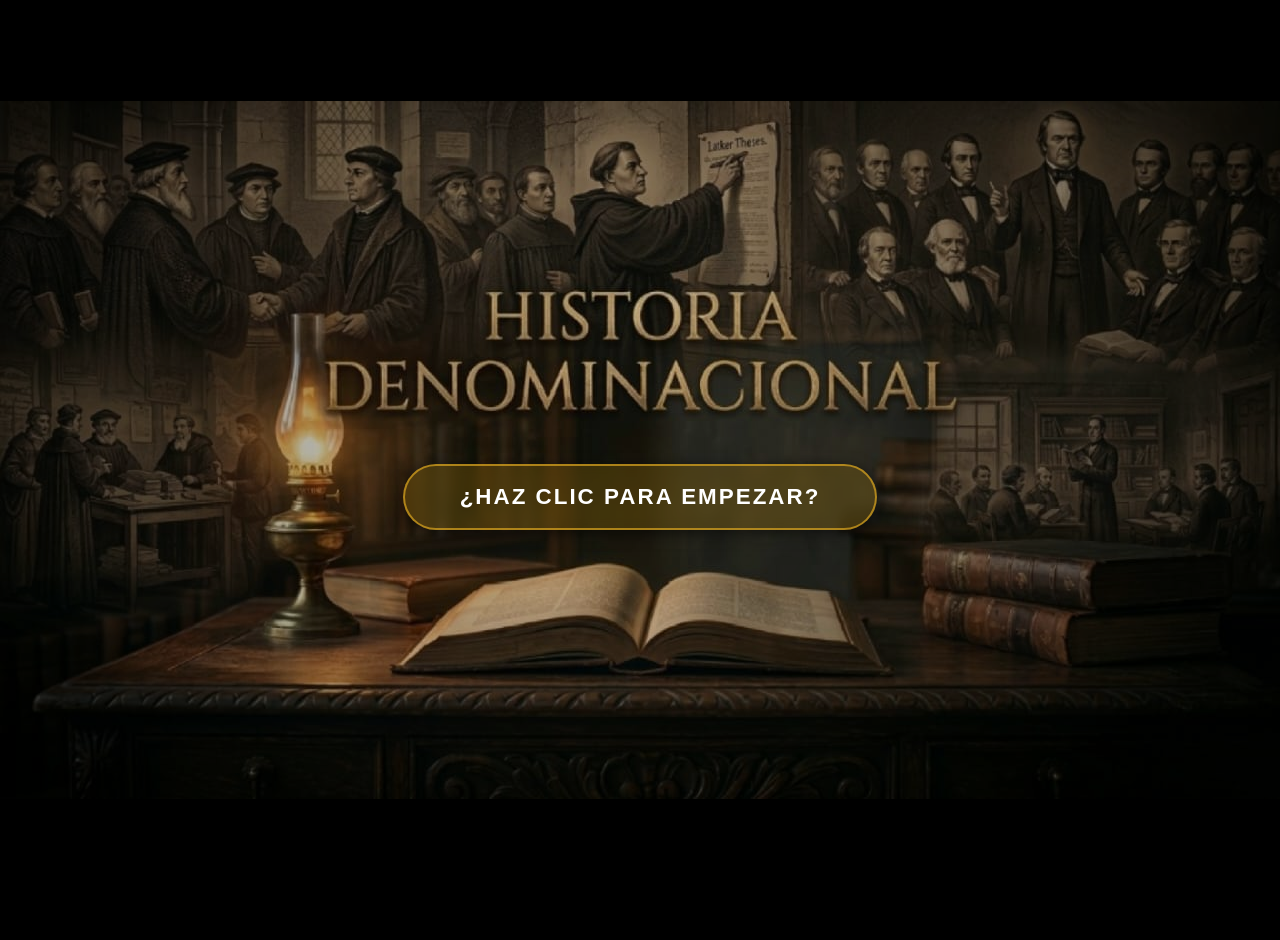
<file: index.html>
<!DOCTYPE html>
<html lang="es">
<head>
    <meta charset="UTF-8">
    <meta name="viewport" content="width=device-width, initial-scale=1.0">
    <title>Historia Denominacional - Juego Interactivo</title>
    <link rel="stylesheet" href="css/index.css">
</head>
<body>
    <div class="bg-image"></div>
    <div class="bg-overlay"></div>

    <div id="intro" class="intro-container">
        <h1 class="visually-hidden">Historia Denominacional</h1>
        
        <button class="start-btn-styled" onclick="startGame()" aria-label="Comenzar juego">
            ¿HAZ CLIC PARA EMPEZAR?
        </button>
    </div>

    <div id="menu" class="menu-container hidden">
        <h1 class="menu-title">HISTORIA DENOMINACIONAL</h1>
        <div class="menu-subtitle">Selecciona un capítulo para jugar</div>
        
        <div class="chapters-grid" id="chaptersGrid">
            </div>

        <div class="stats-container">
            <div class="stat-item">
                <div class="stat-value" id="totalChapters">13</div>
                <div class="stat-label">Capítulos</div>
            </div>
            <div class="stat-item">
                <div class="stat-value" id="completedChapters">0</div>
                <div class="stat-label">Completados</div>
            </div>
            <div class="stat-item">
                <div class="stat-value" id="totalQuestions">72</div>
                <div class="stat-label">Preguntas Cap. 1</div>
            </div>
        </div>
    </div>

    <script src="js/index.js"></script>
</body>
</html>
</file>
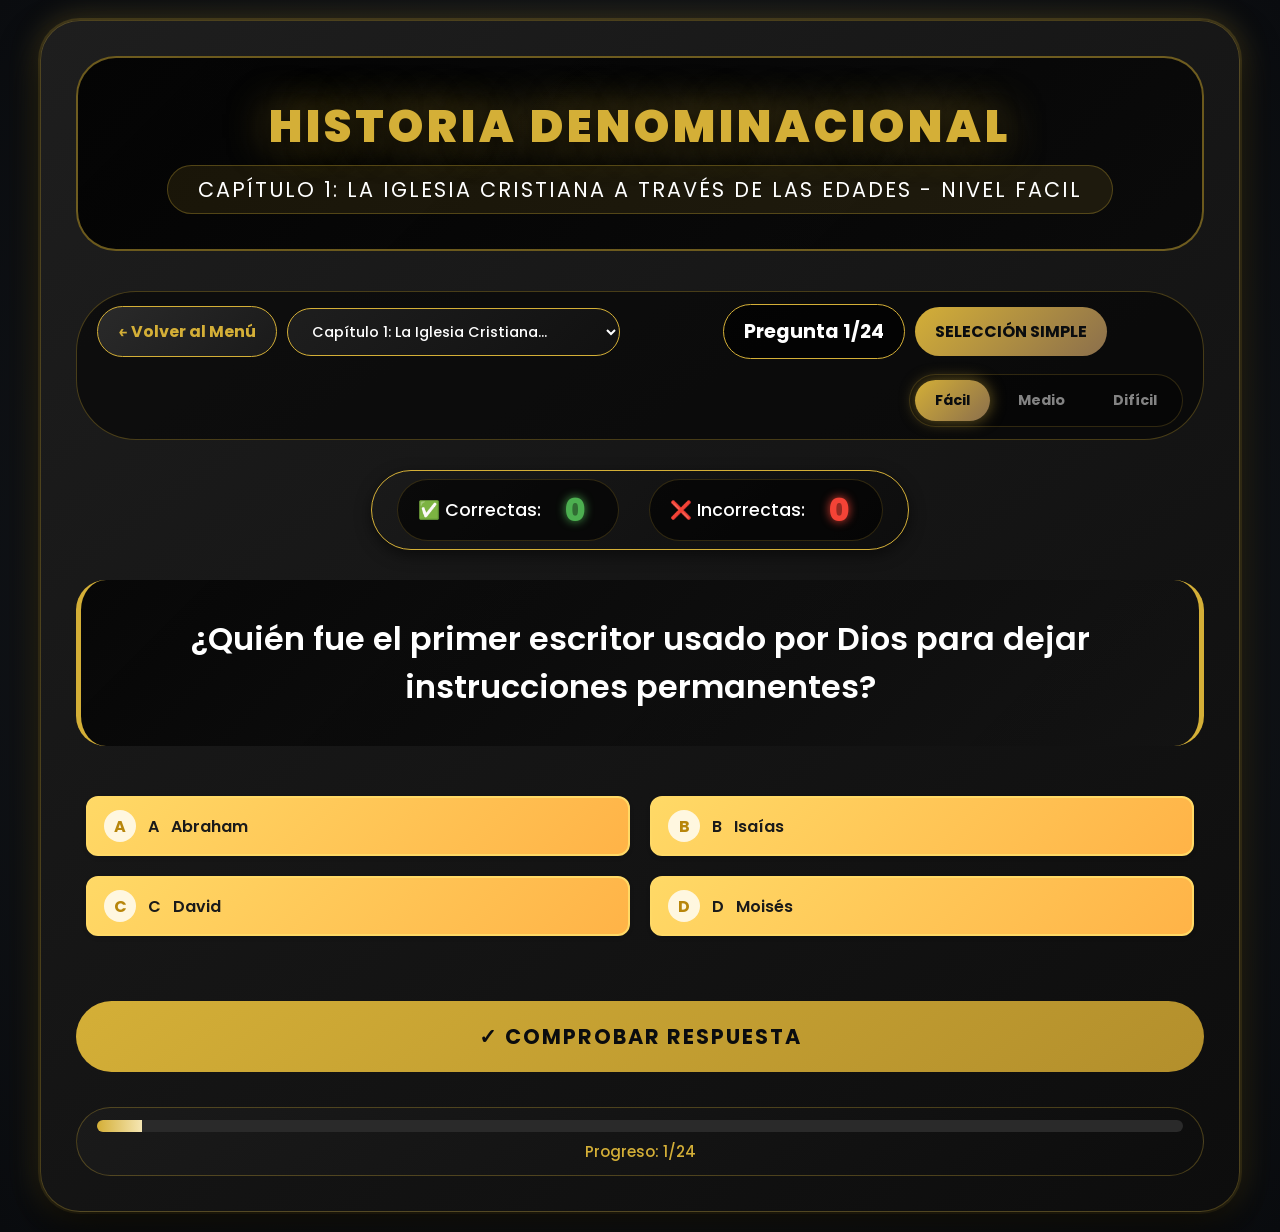
<file: libros/capitulo1.html>
<!DOCTYPE html>
<html lang="es">
<head>
    <meta charset="UTF-8">
    <meta name="viewport" content="width=device-width, initial-scale=1.0, maximum-scale=1.0, user-scalable=no">
    <title>Capítulo 1 - Historia Denominacional</title>
    <!-- FUENTES MODERNAS -->
    <link href="https://fonts.googleapis.com/css2?family=Montserrat:wght@400;500;600;700;900&family=Poppins:wght@400;500;600;700&display=swap" rel="stylesheet">
    <link rel="stylesheet" href="../css/capitulos.css">
</head>
<body>
    <div id="game" class="game-container">
        <!-- SECCIÓN DEL TÍTULO PRINCIPAL -->
        <div class="title-section">
            <h1 class="main-title">HISTORIA DENOMINACIONAL</h1>
            <div class="sub-title" id="chapterTitle">Capítulo 1: La Iglesia Cristiana a Través de las Edades - Nivel fácil</div>
        </div>

        <!-- HEADER COMPLETO (VISIBLE EN ESCRITORIO) -->
        <div class="game-header">
            <div class="header-left">
                <button class="back-btn" onclick="backToMenu()">← Volver al Menú</button>
                <select id="chapterSelector" class="chapter-selector" title="Seleccionar capítulo"></select>
            </div>
            
            <div class="header-center">
                <span class="chapter-number" id="questionCounter">Pregunta 1/24</span>
                <span class="question-type-badge" id="questionType">Selección Simple</span>
            </div>
            
            <div class="header-right">
                <div class="level-selector">
                    <button class="level-btn" data-level="facil" onclick="changeLevel('facil')">Fácil</button>
                    <button class="level-btn" data-level="medio" onclick="changeLevel('medio')">Medio</button>
                    <button class="level-btn" data-level="dificil" onclick="changeLevel('dificil')">Difícil</button>
                </div>
                <!-- Botón hamburguesa (solo visible en móvil) -->
                <button class="hamburger-menu" id="hamburgerBtn" onclick="toggleMenu()">
                    <span></span>
                    <span></span>
                    <span></span>
                </button>
            </div>
        </div>

        <!-- MENÚ LATERAL - CON CAPÍTULOS 1-13 Y SELECTOR DE NIVELES -->
        <div class="side-menu hidden" id="sideMenu">
            <h3>📋 MENÚ RÁPIDO</h3>
            
            <button class="back-btn" onclick="backToMenu()">← Menú Principal</button>
            
            <!-- SECCIÓN DE NIVELES EN EL MENÚ -->
            <div class="level-selector-menu">
                <h4>🎮 NIVEL DE DIFICULTAD</h4>
                <div class="level-buttons">
                    <button class="level-btn" data-level="facil" onclick="changeLevel('facil')">Fácil</button>
                    <button class="level-btn" data-level="medio" onclick="changeLevel('medio')">Medio</button>
                    <button class="level-btn" data-level="dificil" onclick="changeLevel('dificil')">Difícil</button>
                </div>
            </div>
            
            <!-- SECCIÓN DE CAPÍTULOS 1-13 -->
            <div class="chapters-section">
                <h4>📚 CAPÍTULOS 1-13</h4>
                <div class="chapters-grid" id="chaptersGrid">
                    <!-- Los capítulos se cargarán dinámicamente con JS -->
                </div>
            </div>
            
            <div class="quick-actions">
                <h4>⚡ ACCIONES</h4>
                <button class="action-btn" onclick="restartChapter()">🔄 Reiniciar Nivel</button>
                <button class="action-btn" onclick="changeLevelPrompt()">🎮 Cambiar Nivel</button>
            </div>
            
            <div class="menu-stats">
                <h4>📊 MI PROGRESO</h4>
                <div class="stat-item">
                    <span class="stat-label">✅ Correctas:</span>
                    <span class="stat-value correct" id="menuCorrectCount">0</span>
                </div>
                <div class="stat-item">
                    <span class="stat-label">❌ Incorrectas:</span>
                    <span class="stat-value incorrect" id="menuIncorrectCount">0</span>
                </div>
                <div class="stat-item">
                    <span class="stat-label">📈 Progreso:</span>
                    <span class="stat-value" id="menuProgress">0%</span>
                </div>
            </div>
            
            <div class="menu-footer">
                <p>📖 Historia Denominacional</p>
                <p class="version">v1.0</p>
            </div>
        </div>

        <!-- OVERLAY DEL MENÚ -->
        <div class="menu-overlay hidden" id="menuOverlay" onclick="toggleMenu()"></div>

        <!-- ESTADÍSTICAS EN VIVO -->
        <div class="score-stats">
            <div class="score-stats-item">
                <span class="score-stats-label">✅ Correctas:</span>
                <span class="score-stats-value correct" id="correctCount">0</span>
            </div>
            <div class="score-stats-item">
                <span class="score-stats-label">❌ Incorrectas:</span>
                <span class="score-stats-value incorrect" id="incorrectCount">0</span>
            </div>
        </div>

        <!-- PREGUNTA -->
        <div id="questionText" class="question-text"></div>

        <!-- CONTENEDORES DE PREGUNTAS -->
        <div id="multipleChoiceContainer" class="options-container"></div>
        <div id="fillBlankContainer" class="fill-container hidden"></div>

        <!-- BOTONES PRINCIPALES -->
        <button id="submitBtn" class="submit-btn" onclick="submitAnswer()">✓ COMPROBAR RESPUESTA</button>
        <div id="resultMessage" class="result-message hidden"></div>
        <button id="nextBtn" class="next-btn hidden" onclick="nextQuestion()">SIGUIENTE PREGUNTA →</button>

        <!-- RESULTADOS FINALES -->
        <div id="finalResults" class="hidden"></div>

        <!-- BARRA DE PROGRESO -->
        <div class="progress-container">
            <div class="progress-bar">
                <div class="progress-fill" id="progressFill" style="width: 0%"></div>
            </div>
            <div class="progress-text" id="progressText">Progreso: 0/24</div>
        </div>
    </div>

    <script src="../js/capitulo1.js"></script>
</body>
</html>
</file>
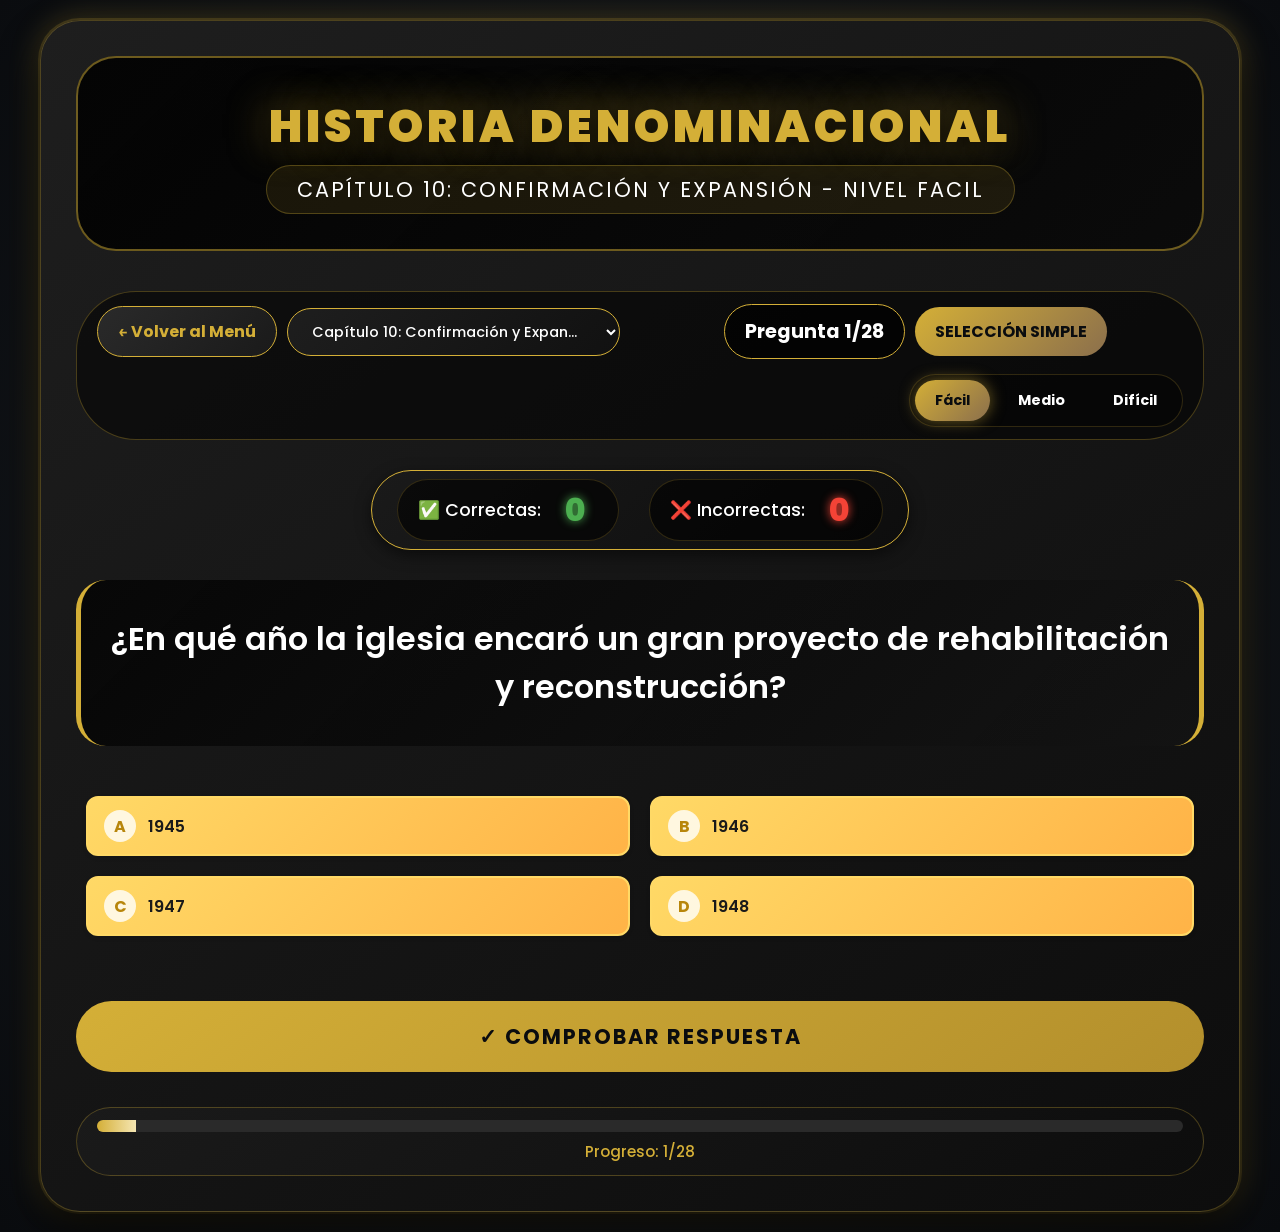
<file: libros/capitulo10.html>
<!DOCTYPE html>
<html lang="es">
<head>
    <meta charset="UTF-8">
    <meta name="viewport" content="width=device-width, initial-scale=1.0, maximum-scale=1.0, user-scalable=no">
    <title>Capítulo 10 - Historia Denominacional</title>
    <!-- FUENTES MODERNAS -->
    <link href="https://fonts.googleapis.com/css2?family=Montserrat:wght@400;500;600;700;900&family=Poppins:wght@400;500;600;700&display=swap" rel="stylesheet">
    <link rel="stylesheet" href="../css/capitulos.css">
</head>
<body>
    <div id="game" class="game-container">
        <!-- SECCIÓN DEL TÍTULO PRINCIPAL -->
        <div class="title-section">
            <h1 class="main-title">HISTORIA DENOMINACIONAL</h1>
            <div class="sub-title" id="chapterTitle">Capítulo 10: Confirmación y Expansión - Nivel fácil</div>
        </div>

        <!-- HEADER COMPLETO (VISIBLE EN ESCRITORIO) -->
        <div class="game-header">
            <div class="header-left">
                <button class="back-btn" onclick="backToMenu()">← Volver al Menú</button>
                <select id="chapterSelector" class="chapter-selector" title="Seleccionar capítulo"></select>
            </div>
            
            <div class="header-center">
                <span class="chapter-number" id="questionCounter">Pregunta 1/28</span>
                <span class="question-type-badge" id="questionType">Selección Simple</span>
            </div>
            
            <div class="header-right">
                <div class="level-selector">
                    <button class="level-btn" data-level="facil" onclick="changeLevel('facil')">Fácil</button>
                    <button class="level-btn" data-level="medio" onclick="changeLevel('medio')">Medio</button>
                    <button class="level-btn" data-level="dificil" onclick="changeLevel('dificil')">Difícil</button>
                </div>
                <!-- Botón hamburguesa (solo visible en móvil) -->
                <button class="hamburger-menu" id="hamburgerBtn" onclick="toggleMenu()">
                    <span></span>
                    <span></span>
                    <span></span>
                </button>
            </div>
        </div>

        <!-- MENÚ LATERAL - CON CAPÍTULOS 1-13 -->
        <div class="side-menu hidden" id="sideMenu">
            <h3>📋 MENÚ RÁPIDO</h3>
            
            <button class="back-btn" onclick="backToMenu()">← Menú Principal</button>
            
            <!-- SECCIÓN DE NIVELES EN EL MENÚ -->
            <div class="level-selector-menu">
                <h4>🎮 NIVEL DE DIFICULTAD</h4>
                <div class="level-buttons">
                    <button class="level-btn" data-level="facil" onclick="changeLevel('facil')">Fácil</button>
                    <button class="level-btn" data-level="medio" onclick="changeLevel('medio')">Medio</button>
                    <button class="level-btn" data-level="dificil" onclick="changeLevel('dificil')">Difícil</button>
                </div>
            </div>
            
            <!-- SECCIÓN DE CAPÍTULOS 1-13 -->
            <div class="chapters-section">
                <h4>📚 CAPÍTULOS 1-13</h4>
                <div class="chapters-grid" id="chaptersGrid">
                    <!-- Los capítulos se cargarán dinámicamente con JS -->
                </div>
            </div>
            
            <div class="quick-actions">
                <h4>⚡ ACCIONES</h4>
                <button class="action-btn" onclick="restartChapter()">🔄 Reiniciar Nivel</button>
                <button class="action-btn" onclick="changeLevelPrompt()">🎮 Cambiar Nivel</button>
            </div>
            
            <div class="menu-stats">
                <h4>📊 MI PROGRESO</h4>
                <div class="stat-item">
                    <span class="stat-label">✅ Correctas:</span>
                    <span class="stat-value correct" id="menuCorrectCount">0</span>
                </div>
                <div class="stat-item">
                    <span class="stat-label">❌ Incorrectas:</span>
                    <span class="stat-value incorrect" id="menuIncorrectCount">0</span>
                </div>
                <div class="stat-item">
                    <span class="stat-label">📈 Progreso:</span>
                    <span class="stat-value" id="menuProgress">0%</span>
                </div>
            </div>
            
            <div class="menu-footer">
                <p>📖 Historia Denominacional</p>
                <p class="version">v1.0</p>
            </div>
        </div>

        <!-- OVERLAY DEL MENÚ -->
        <div class="menu-overlay hidden" id="menuOverlay" onclick="toggleMenu()"></div>

        <!-- ESTADÍSTICAS EN VIVO -->
        <div class="score-stats">
            <div class="score-stats-item">
                <span class="score-stats-label">✅ Correctas:</span>
                <span class="score-stats-value correct" id="correctCount">0</span>
            </div>
            <div class="score-stats-item">
                <span class="score-stats-label">❌ Incorrectas:</span>
                <span class="score-stats-value incorrect" id="incorrectCount">0</span>
            </div>
        </div>

        <!-- PREGUNTA -->
        <div id="questionText" class="question-text"></div>

        <!-- CONTENEDORES DE PREGUNTAS -->
        <div id="multipleChoiceContainer" class="options-container"></div>
        <div id="fillBlankContainer" class="fill-container hidden"></div>

        <!-- BOTONES PRINCIPALES -->
        <button id="submitBtn" class="submit-btn" onclick="submitAnswer()">✓ COMPROBAR RESPUESTA</button>
        <div id="resultMessage" class="result-message hidden"></div>
        <button id="nextBtn" class="next-btn hidden" onclick="nextQuestion()">SIGUIENTE PREGUNTA →</button>

        <!-- RESULTADOS FINALES -->
        <div id="finalResults" class="hidden"></div>

        <!-- BARRA DE PROGRESO -->
        <div class="progress-container">
            <div class="progress-bar">
                <div class="progress-fill" id="progressFill" style="width: 0%"></div>
            </div>
            <div class="progress-text" id="progressText">Progreso: 0/28</div>
        </div>
    </div>

    <script src="../js/capitulo10.js"></script>
</body>
</html>
</file>
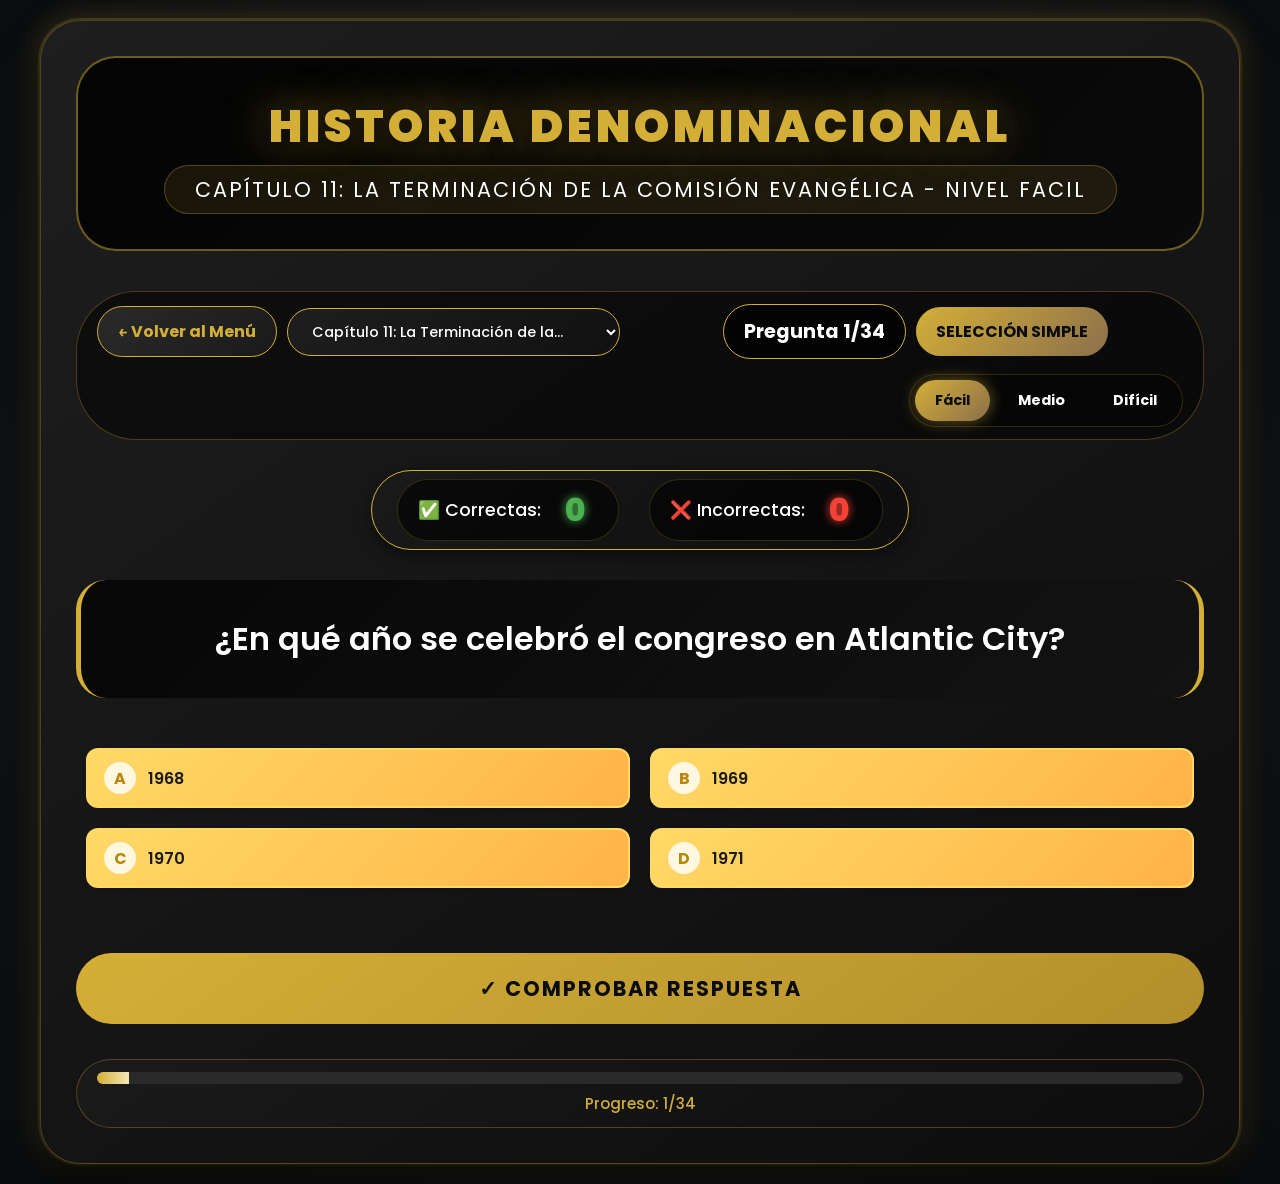
<file: libros/capitulo11.html>
<!DOCTYPE html>
<html lang="es">
<head>
    <meta charset="UTF-8">
    <meta name="viewport" content="width=device-width, initial-scale=1.0, maximum-scale=1.0, user-scalable=no">
    <title>Capítulo 11 - Historia Denominacional</title>
    <!-- FUENTES MODERNAS -->
    <link href="https://fonts.googleapis.com/css2?family=Montserrat:wght@400;500;600;700;900&family=Poppins:wght@400;500;600;700&display=swap" rel="stylesheet">
    <link rel="stylesheet" href="../css/capitulos.css">
</head>
<body>
    <div id="game" class="game-container">
        <!-- SECCIÓN DEL TÍTULO PRINCIPAL -->
        <div class="title-section">
            <h1 class="main-title">HISTORIA DENOMINACIONAL</h1>
            <div class="sub-title" id="chapterTitle">Capítulo 11: La Terminación de la Comisión Evangélica - Nivel fácil</div>
        </div>

        <!-- HEADER COMPLETO (VISIBLE EN ESCRITORIO) -->
        <div class="game-header">
            <div class="header-left">
                <button class="back-btn" onclick="backToMenu()">← Volver al Menú</button>
                <select id="chapterSelector" class="chapter-selector" title="Seleccionar capítulo"></select>
            </div>
            
            <div class="header-center">
                <span class="chapter-number" id="questionCounter">Pregunta 1/34</span>
                <span class="question-type-badge" id="questionType">Selección Simple</span>
            </div>
            
            <div class="header-right">
                <div class="level-selector">
                    <button class="level-btn" data-level="facil" onclick="changeLevel('facil')">Fácil</button>
                    <button class="level-btn" data-level="medio" onclick="changeLevel('medio')">Medio</button>
                    <button class="level-btn" data-level="dificil" onclick="changeLevel('dificil')">Difícil</button>
                </div>
                <!-- Botón hamburguesa (solo visible en móvil) -->
                <button class="hamburger-menu" id="hamburgerBtn" onclick="toggleMenu()">
                    <span></span>
                    <span></span>
                    <span></span>
                </button>
            </div>
        </div>

        <!-- MENÚ LATERAL - CON CAPÍTULOS 1-13 -->
        <div class="side-menu hidden" id="sideMenu">
            <h3>📋 MENÚ RÁPIDO</h3>
            
            <button class="back-btn" onclick="backToMenu()">← Menú Principal</button>
            
            <!-- SECCIÓN DE NIVELES EN EL MENÚ -->
            <div class="level-selector-menu">
                <h4>🎮 NIVEL DE DIFICULTAD</h4>
                <div class="level-buttons">
                    <button class="level-btn" data-level="facil" onclick="changeLevel('facil')">Fácil</button>
                    <button class="level-btn" data-level="medio" onclick="changeLevel('medio')">Medio</button>
                    <button class="level-btn" data-level="dificil" onclick="changeLevel('dificil')">Difícil</button>
                </div>
            </div>
            
            <!-- SECCIÓN DE CAPÍTULOS 1-13 -->
            <div class="chapters-section">
                <h4>📚 CAPÍTULOS 1-13</h4>
                <div class="chapters-grid" id="chaptersGrid">
                    <!-- Los capítulos se cargarán dinámicamente con JS -->
                </div>
            </div>
            
            <div class="quick-actions">
                <h4>⚡ ACCIONES</h4>
                <button class="action-btn" onclick="restartChapter()">🔄 Reiniciar Nivel</button>
                <button class="action-btn" onclick="changeLevelPrompt()">🎮 Cambiar Nivel</button>
            </div>
            
            <div class="menu-stats">
                <h4>📊 MI PROGRESO</h4>
                <div class="stat-item">
                    <span class="stat-label">✅ Correctas:</span>
                    <span class="stat-value correct" id="menuCorrectCount">0</span>
                </div>
                <div class="stat-item">
                    <span class="stat-label">❌ Incorrectas:</span>
                    <span class="stat-value incorrect" id="menuIncorrectCount">0</span>
                </div>
                <div class="stat-item">
                    <span class="stat-label">📈 Progreso:</span>
                    <span class="stat-value" id="menuProgress">0%</span>
                </div>
            </div>
            
            <div class="menu-footer">
                <p>📖 Historia Denominacional</p>
                <p class="version">v1.0</p>
            </div>
        </div>

        <!-- OVERLAY DEL MENÚ -->
        <div class="menu-overlay hidden" id="menuOverlay" onclick="toggleMenu()"></div>

        <!-- ESTADÍSTICAS EN VIVO -->
        <div class="score-stats">
            <div class="score-stats-item">
                <span class="score-stats-label">✅ Correctas:</span>
                <span class="score-stats-value correct" id="correctCount">0</span>
            </div>
            <div class="score-stats-item">
                <span class="score-stats-label">❌ Incorrectas:</span>
                <span class="score-stats-value incorrect" id="incorrectCount">0</span>
            </div>
        </div>

        <!-- PREGUNTA -->
        <div id="questionText" class="question-text"></div>

        <!-- CONTENEDORES DE PREGUNTAS -->
        <div id="multipleChoiceContainer" class="options-container"></div>
        <div id="fillBlankContainer" class="fill-container hidden"></div>

        <!-- BOTONES PRINCIPALES -->
        <button id="submitBtn" class="submit-btn" onclick="submitAnswer()">✓ COMPROBAR RESPUESTA</button>
        <div id="resultMessage" class="result-message hidden"></div>
        <button id="nextBtn" class="next-btn hidden" onclick="nextQuestion()">SIGUIENTE PREGUNTA →</button>

        <!-- RESULTADOS FINALES -->
        <div id="finalResults" class="hidden"></div>

        <!-- BARRA DE PROGRESO -->
        <div class="progress-container">
            <div class="progress-bar">
                <div class="progress-fill" id="progressFill" style="width: 0%"></div>
            </div>
            <div class="progress-text" id="progressText">Progreso: 0/34</div>
        </div>
    </div>

    <script src="../js/capitulo11.js"></script>
</body>
</html>
</file>
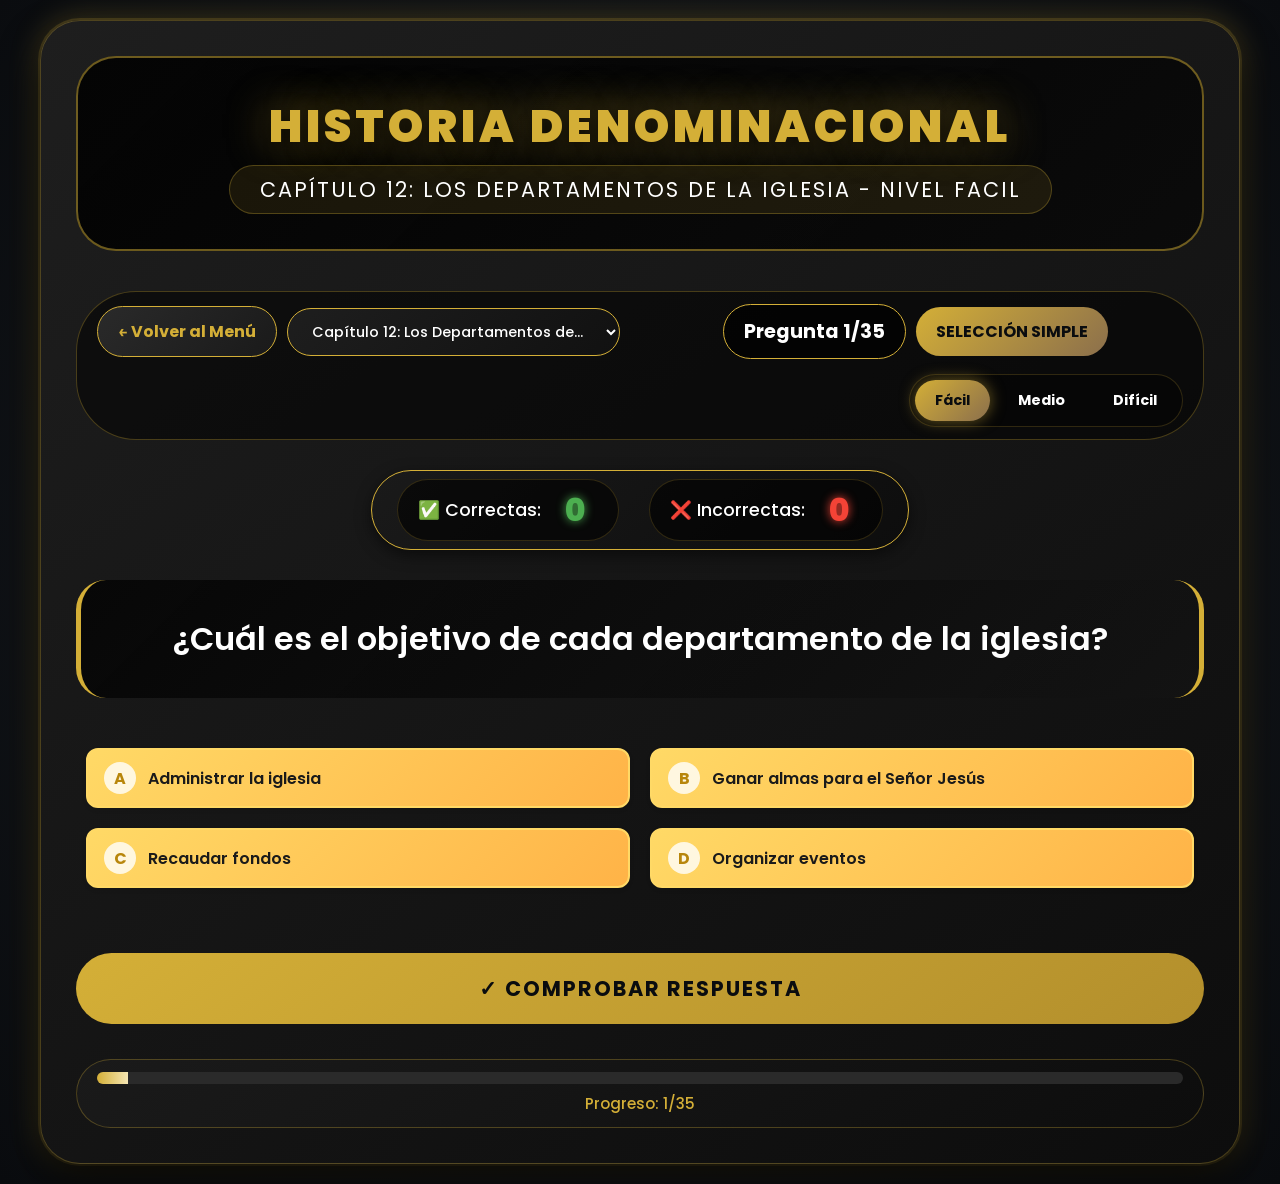
<file: libros/capitulo12.html>
<!DOCTYPE html>
<html lang="es">
<head>
    <meta charset="UTF-8">
    <meta name="viewport" content="width=device-width, initial-scale=1.0, maximum-scale=1.0, user-scalable=no">
    <title>Capítulo 12 - Historia Denominacional</title>
    <!-- FUENTES MODERNAS -->
    <link href="https://fonts.googleapis.com/css2?family=Montserrat:wght@400;500;600;700;900&family=Poppins:wght@400;500;600;700&display=swap" rel="stylesheet">
    <link rel="stylesheet" href="../css/capitulos.css">
</head>
<body>
    <div id="game" class="game-container">
        <!-- SECCIÓN DEL TÍTULO PRINCIPAL -->
        <div class="title-section">
            <h1 class="main-title">HISTORIA DENOMINACIONAL</h1>
            <div class="sub-title" id="chapterTitle">Capítulo 12: Los Departamentos de la Iglesia - Nivel fácil</div>
        </div>

        <!-- HEADER COMPLETO (VISIBLE EN ESCRITORIO) -->
        <div class="game-header">
            <div class="header-left">
                <button class="back-btn" onclick="backToMenu()">← Volver al Menú</button>
                <select id="chapterSelector" class="chapter-selector" title="Seleccionar capítulo"></select>
            </div>
            
            <div class="header-center">
                <span class="chapter-number" id="questionCounter">Pregunta 1/35</span>
                <span class="question-type-badge" id="questionType">Selección Simple</span>
            </div>
            
            <div class="header-right">
                <div class="level-selector">
                    <button class="level-btn" data-level="facil" onclick="changeLevel('facil')">Fácil</button>
                    <button class="level-btn" data-level="medio" onclick="changeLevel('medio')">Medio</button>
                    <button class="level-btn" data-level="dificil" onclick="changeLevel('dificil')">Difícil</button>
                </div>
                <!-- Botón hamburguesa (solo visible en móvil) -->
                <button class="hamburger-menu" id="hamburgerBtn" onclick="toggleMenu()">
                    <span></span>
                    <span></span>
                    <span></span>
                </button>
            </div>
        </div>

        <!-- MENÚ LATERAL - CON CAPÍTULOS 1-13 -->
        <div class="side-menu hidden" id="sideMenu">
            <h3>📋 MENÚ RÁPIDO</h3>
            
            <button class="back-btn" onclick="backToMenu()">← Menú Principal</button>
            
            <!-- SECCIÓN DE NIVELES EN EL MENÚ -->
            <div class="level-selector-menu">
                <h4>🎮 NIVEL DE DIFICULTAD</h4>
                <div class="level-buttons">
                    <button class="level-btn" data-level="facil" onclick="changeLevel('facil')">Fácil</button>
                    <button class="level-btn" data-level="medio" onclick="changeLevel('medio')">Medio</button>
                    <button class="level-btn" data-level="dificil" onclick="changeLevel('dificil')">Difícil</button>
                </div>
            </div>
            
            <!-- SECCIÓN DE CAPÍTULOS 1-13 -->
            <div class="chapters-section">
                <h4>📚 CAPÍTULOS 1-13</h4>
                <div class="chapters-grid" id="chaptersGrid">
                    <!-- Los capítulos se cargarán dinámicamente con JS -->
                </div>
            </div>
            
            <div class="quick-actions">
                <h4>⚡ ACCIONES</h4>
                <button class="action-btn" onclick="restartChapter()">🔄 Reiniciar Nivel</button>
                <button class="action-btn" onclick="changeLevelPrompt()">🎮 Cambiar Nivel</button>
            </div>
            
            <div class="menu-stats">
                <h4>📊 MI PROGRESO</h4>
                <div class="stat-item">
                    <span class="stat-label">✅ Correctas:</span>
                    <span class="stat-value correct" id="menuCorrectCount">0</span>
                </div>
                <div class="stat-item">
                    <span class="stat-label">❌ Incorrectas:</span>
                    <span class="stat-value incorrect" id="menuIncorrectCount">0</span>
                </div>
                <div class="stat-item">
                    <span class="stat-label">📈 Progreso:</span>
                    <span class="stat-value" id="menuProgress">0%</span>
                </div>
            </div>
            
            <div class="menu-footer">
                <p>📖 Historia Denominacional</p>
                <p class="version">v1.0</p>
            </div>
        </div>

        <!-- OVERLAY DEL MENÚ -->
        <div class="menu-overlay hidden" id="menuOverlay" onclick="toggleMenu()"></div>

        <!-- ESTADÍSTICAS EN VIVO -->
        <div class="score-stats">
            <div class="score-stats-item">
                <span class="score-stats-label">✅ Correctas:</span>
                <span class="score-stats-value correct" id="correctCount">0</span>
            </div>
            <div class="score-stats-item">
                <span class="score-stats-label">❌ Incorrectas:</span>
                <span class="score-stats-value incorrect" id="incorrectCount">0</span>
            </div>
        </div>

        <!-- PREGUNTA -->
        <div id="questionText" class="question-text"></div>

        <!-- CONTENEDORES DE PREGUNTAS -->
        <div id="multipleChoiceContainer" class="options-container"></div>
        <div id="fillBlankContainer" class="fill-container hidden"></div>

        <!-- BOTONES PRINCIPALES -->
        <button id="submitBtn" class="submit-btn" onclick="submitAnswer()">✓ COMPROBAR RESPUESTA</button>
        <div id="resultMessage" class="result-message hidden"></div>
        <button id="nextBtn" class="next-btn hidden" onclick="nextQuestion()">SIGUIENTE PREGUNTA →</button>

        <!-- RESULTADOS FINALES -->
        <div id="finalResults" class="hidden"></div>

        <!-- BARRA DE PROGRESO -->
        <div class="progress-container">
            <div class="progress-bar">
                <div class="progress-fill" id="progressFill" style="width: 0%"></div>
            </div>
            <div class="progress-text" id="progressText">Progreso: 0/35</div>
        </div>
    </div>

    <script src="../js/capitulo12.js"></script>
</body>
</html>
</file>
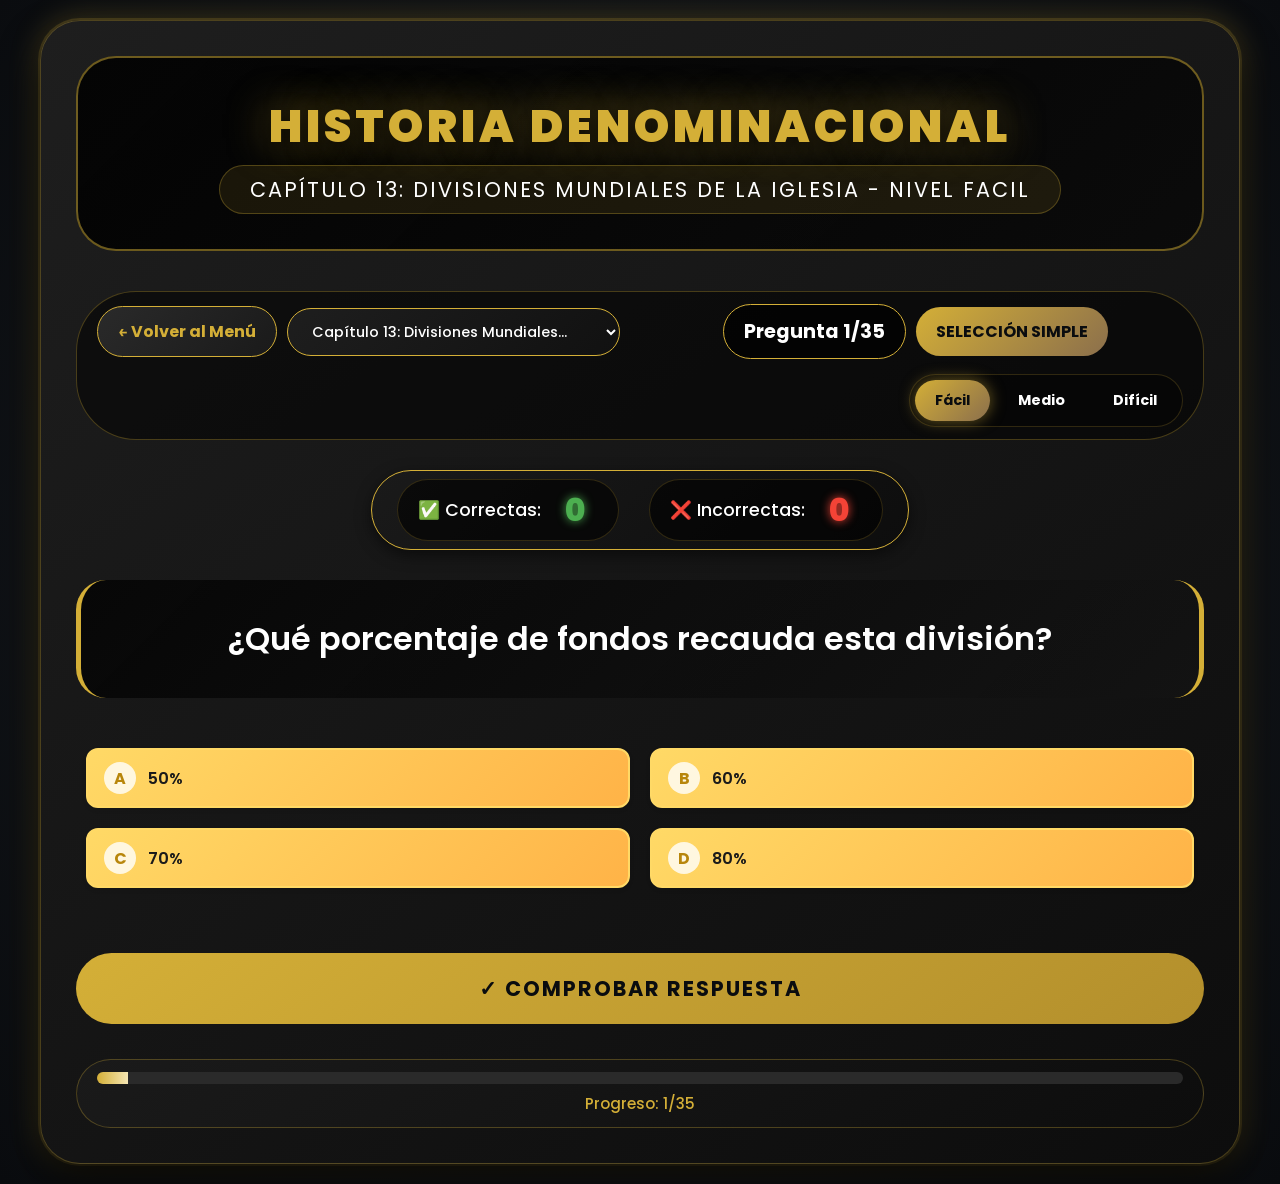
<file: libros/capitulo13.html>
<!DOCTYPE html>
<html lang="es">
<head>
    <meta charset="UTF-8">
    <meta name="viewport" content="width=device-width, initial-scale=1.0, maximum-scale=1.0, user-scalable=no">
    <title>Capítulo 13 - Historia Denominacional</title>
    <!-- FUENTES MODERNAS -->
    <link href="https://fonts.googleapis.com/css2?family=Montserrat:wght@400;500;600;700;900&family=Poppins:wght@400;500;600;700&display=swap" rel="stylesheet">
    <link rel="stylesheet" href="../css/capitulos.css">
</head>
<body>
    <div id="game" class="game-container">
        <!-- SECCIÓN DEL TÍTULO PRINCIPAL -->
        <div class="title-section">
            <h1 class="main-title">HISTORIA DENOMINACIONAL</h1>
            <div class="sub-title" id="chapterTitle">Capítulo 13: Divisiones Mundiales de la Iglesia - Nivel fácil</div>
        </div>

        <!-- HEADER COMPLETO (VISIBLE EN ESCRITORIO) -->
        <div class="game-header">
            <div class="header-left">
                <button class="back-btn" onclick="backToMenu()">← Volver al Menú</button>
                <select id="chapterSelector" class="chapter-selector" title="Seleccionar capítulo"></select>
            </div>
            
            <div class="header-center">
                <span class="chapter-number" id="questionCounter">Pregunta 1/35</span>
                <span class="question-type-badge" id="questionType">Selección Simple</span>
            </div>
            
            <div class="header-right">
                <div class="level-selector">
                    <button class="level-btn" data-level="facil" onclick="changeLevel('facil')">Fácil</button>
                    <button class="level-btn" data-level="medio" onclick="changeLevel('medio')">Medio</button>
                    <button class="level-btn" data-level="dificil" onclick="changeLevel('dificil')">Difícil</button>
                </div>
                <!-- Botón hamburguesa (solo visible en móvil) -->
                <button class="hamburger-menu" id="hamburgerBtn" onclick="toggleMenu()">
                    <span></span>
                    <span></span>
                    <span></span>
                </button>
            </div>
        </div>

        <!-- MENÚ LATERAL - CON CAPÍTULOS 1-13 -->
        <div class="side-menu hidden" id="sideMenu">
            <h3>📋 MENÚ RÁPIDO</h3>
            
            <button class="back-btn" onclick="backToMenu()">← Menú Principal</button>
            
            <!-- SECCIÓN DE NIVELES EN EL MENÚ -->
            <div class="level-selector-menu">
                <h4>🎮 NIVEL DE DIFICULTAD</h4>
                <div class="level-buttons">
                    <button class="level-btn" data-level="facil" onclick="changeLevel('facil')">Fácil</button>
                    <button class="level-btn" data-level="medio" onclick="changeLevel('medio')">Medio</button>
                    <button class="level-btn" data-level="dificil" onclick="changeLevel('dificil')">Difícil</button>
                </div>
            </div>
            
            <!-- SECCIÓN DE CAPÍTULOS 1-13 -->
            <div class="chapters-section">
                <h4>📚 CAPÍTULOS 1-13</h4>
                <div class="chapters-grid" id="chaptersGrid">
                    <!-- Los capítulos se cargarán dinámicamente con JS -->
                </div>
            </div>
            
            <div class="quick-actions">
                <h4>⚡ ACCIONES</h4>
                <button class="action-btn" onclick="restartChapter()">🔄 Reiniciar Nivel</button>
                <button class="action-btn" onclick="changeLevelPrompt()">🎮 Cambiar Nivel</button>
            </div>
            
            <div class="menu-stats">
                <h4>📊 MI PROGRESO</h4>
                <div class="stat-item">
                    <span class="stat-label">✅ Correctas:</span>
                    <span class="stat-value correct" id="menuCorrectCount">0</span>
                </div>
                <div class="stat-item">
                    <span class="stat-label">❌ Incorrectas:</span>
                    <span class="stat-value incorrect" id="menuIncorrectCount">0</span>
                </div>
                <div class="stat-item">
                    <span class="stat-label">📈 Progreso:</span>
                    <span class="stat-value" id="menuProgress">0%</span>
                </div>
            </div>
            
            <div class="menu-footer">
                <p>📖 Historia Denominacional</p>
                <p class="version">v1.0</p>
            </div>
        </div>

        <!-- OVERLAY DEL MENÚ -->
        <div class="menu-overlay hidden" id="menuOverlay" onclick="toggleMenu()"></div>

        <!-- ESTADÍSTICAS EN VIVO -->
        <div class="score-stats">
            <div class="score-stats-item">
                <span class="score-stats-label">✅ Correctas:</span>
                <span class="score-stats-value correct" id="correctCount">0</span>
            </div>
            <div class="score-stats-item">
                <span class="score-stats-label">❌ Incorrectas:</span>
                <span class="score-stats-value incorrect" id="incorrectCount">0</span>
            </div>
        </div>

        <!-- PREGUNTA -->
        <div id="questionText" class="question-text"></div>

        <!-- CONTENEDORES DE PREGUNTAS -->
        <div id="multipleChoiceContainer" class="options-container"></div>
        <div id="fillBlankContainer" class="fill-container hidden"></div>

        <!-- BOTONES PRINCIPALES -->
        <button id="submitBtn" class="submit-btn" onclick="submitAnswer()">✓ COMPROBAR RESPUESTA</button>
        <div id="resultMessage" class="result-message hidden"></div>
        <button id="nextBtn" class="next-btn hidden" onclick="nextQuestion()">SIGUIENTE PREGUNTA →</button>

        <!-- RESULTADOS FINALES -->
        <div id="finalResults" class="hidden"></div>

        <!-- BARRA DE PROGRESO -->
        <div class="progress-container">
            <div class="progress-bar">
                <div class="progress-fill" id="progressFill" style="width: 0%"></div>
            </div>
            <div class="progress-text" id="progressText">Progreso: 0/35</div>
        </div>
    </div>

    <script src="../js/capitulo13.js"></script>
</body>
</html>
</file>
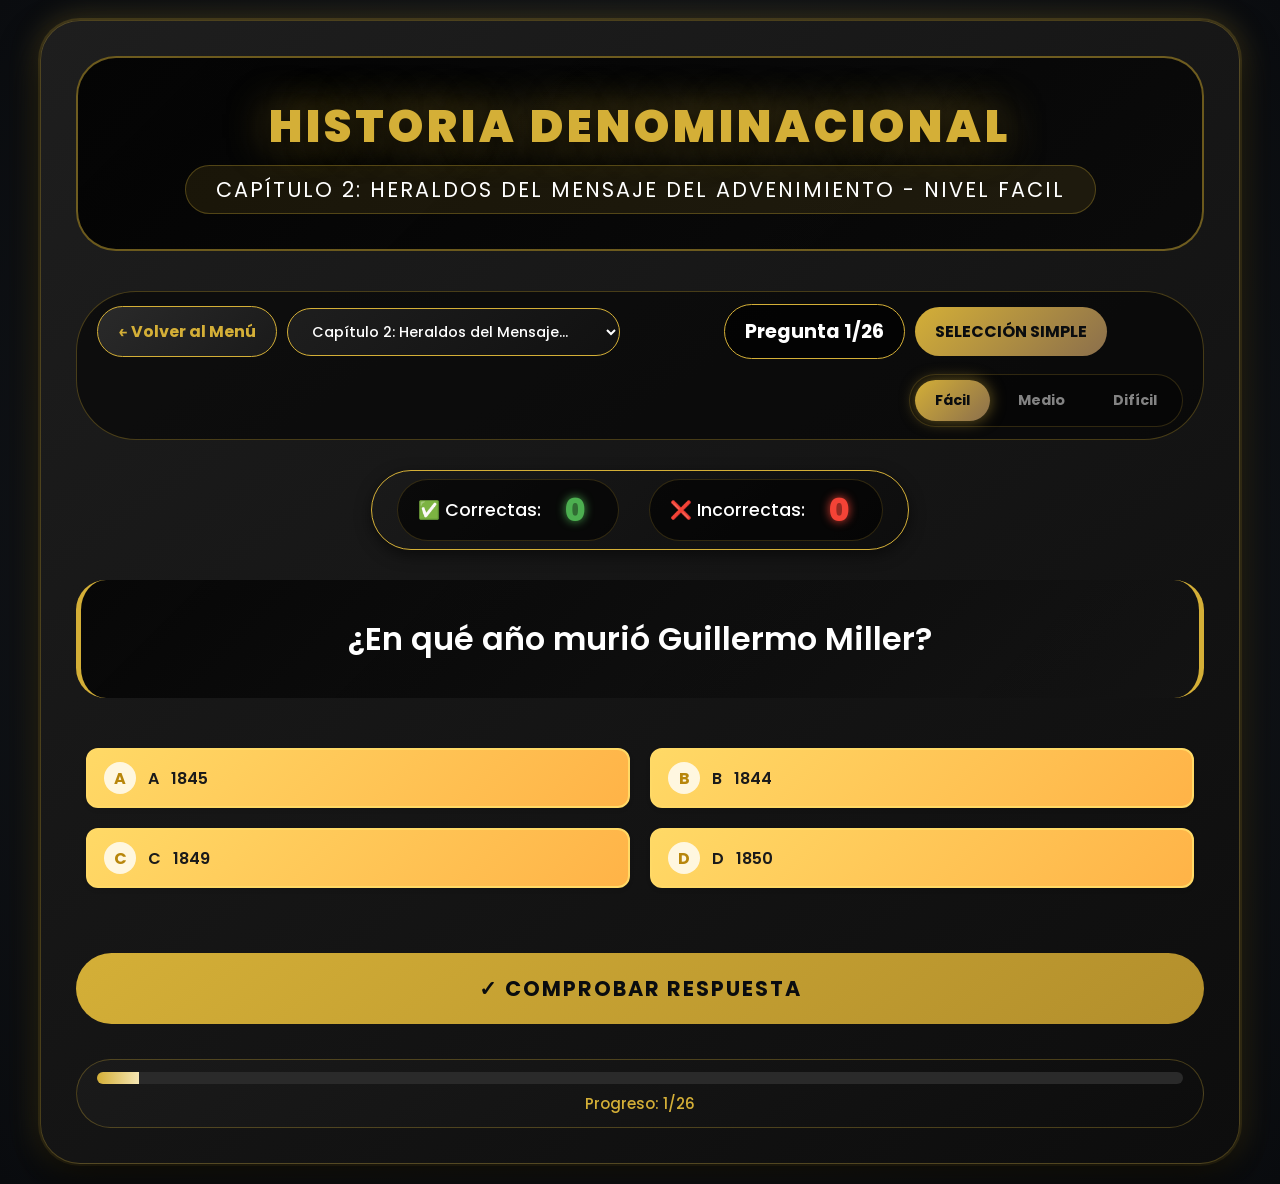
<file: libros/capitulo2.html>
<!DOCTYPE html>
<html lang="es">
<head>
    <meta charset="UTF-8">
    <meta name="viewport" content="width=device-width, initial-scale=1.0, maximum-scale=1.0, user-scalable=no">
    <title>Capítulo 2 - Historia Denominacional</title>
    <!-- FUENTES MODERNAS -->
    <link href="https://fonts.googleapis.com/css2?family=Montserrat:wght@400;500;600;700;900&family=Poppins:wght@400;500;600;700&display=swap" rel="stylesheet">
    <link rel="stylesheet" href="../css/capitulos.css">
</head>
<body>
    <div id="game" class="game-container">
        <!-- SECCIÓN DEL TÍTULO PRINCIPAL -->
        <div class="title-section">
            <h1 class="main-title">HISTORIA DENOMINACIONAL</h1>
            <div class="sub-title" id="chapterTitle">Capítulo 2: Heraldos del Mensaje del Advenimiento - Nivel fácil</div>
        </div>

        <!-- HEADER COMPLETO (VISIBLE EN ESCRITORIO) -->
        <div class="game-header">
            <div class="header-left">
                <button class="back-btn" onclick="backToMenu()">← Volver al Menú</button>
                <select id="chapterSelector" class="chapter-selector" title="Seleccionar capítulo"></select>
            </div>
            
            <div class="header-center">
                <span class="chapter-number" id="questionCounter">Pregunta 1/26</span>
                <span class="question-type-badge" id="questionType">Selección Simple</span>
            </div>
            
            <div class="header-right">
                <div class="level-selector">
                    <button class="level-btn" data-level="facil" onclick="changeLevel('facil')">Fácil</button>
                    <button class="level-btn" data-level="medio" onclick="changeLevel('medio')">Medio</button>
                    <button class="level-btn" data-level="dificil" onclick="changeLevel('dificil')">Difícil</button>
                </div>
                <!-- Botón hamburguesa (solo visible en móvil) -->
                <button class="hamburger-menu" id="hamburgerBtn" onclick="toggleMenu()">
                    <span></span>
                    <span></span>
                    <span></span>
                </button>
            </div>
        </div>

       <!-- MENÚ LATERAL - CON CAPÍTULOS 1-13 Y SELECTOR DE NIVELES -->
<div class="side-menu hidden" id="sideMenu">
    <h3>📋 MENÚ RÁPIDO</h3>
    
    <button class="back-btn" onclick="backToMenu()">← Menú Principal</button>
    
    <!-- SECCIÓN DE NIVELES EN EL MENÚ -->
    <div class="level-selector-menu">
        <h4>🎮 NIVEL DE DIFICULTAD</h4>
        <div class="level-buttons">
            <button class="level-btn" data-level="facil" onclick="changeLevel('facil')">Fácil</button>
            <button class="level-btn" data-level="medio" onclick="changeLevel('medio')">Medio</button>
            <button class="level-btn" data-level="dificil" onclick="changeLevel('dificil')">Difícil</button>
        </div>
    </div>
    
    <!-- SECCIÓN DE CAPÍTULOS 1-13 -->
    <div class="chapters-section">
        <h4>📚 CAPÍTULOS 1-13</h4>
        <div class="chapters-grid" id="chaptersGrid">
            <!-- Los capítulos se cargarán dinámicamente con JS -->
        </div>
    </div>
    
    <div class="quick-actions">
        <h4>⚡ ACCIONES</h4>
        <button class="action-btn" onclick="restartChapter()">🔄 Reiniciar Nivel</button>
        <button class="action-btn" onclick="changeLevelPrompt()">🎮 Cambiar Nivel</button>
    </div>
    
    <div class="menu-stats">
        <h4>📊 MI PROGRESO</h4>
        <div class="stat-item">
            <span class="stat-label">✅ Correctas:</span>
            <span class="stat-value correct" id="menuCorrectCount">0</span>
        </div>
        <div class="stat-item">
            <span class="stat-label">❌ Incorrectas:</span>
            <span class="stat-value incorrect" id="menuIncorrectCount">0</span>
        </div>
        <div class="stat-item">
            <span class="stat-label">📈 Progreso:</span>
            <span class="stat-value" id="menuProgress">0%</span>
        </div>
    </div>
    
    <div class="menu-footer">
        <p>📖 Historia Denominacional</p>
        <p class="version">v1.0</p>
    </div>
</div>
        <!-- OVERLAY DEL MENÚ -->
        <div class="menu-overlay hidden" id="menuOverlay" onclick="toggleMenu()"></div>

        <!-- ESTADÍSTICAS EN VIVO -->
        <div class="score-stats">
            <div class="score-stats-item">
                <span class="score-stats-label">✅ Correctas:</span>
                <span class="score-stats-value correct" id="correctCount">0</span>
            </div>
            <div class="score-stats-item">
                <span class="score-stats-label">❌ Incorrectas:</span>
                <span class="score-stats-value incorrect" id="incorrectCount">0</span>
            </div>
        </div>

        <!-- PREGUNTA -->
        <div id="questionText" class="question-text"></div>

        <!-- CONTENEDORES DE PREGUNTAS -->
        <div id="multipleChoiceContainer" class="options-container"></div>
        <div id="fillBlankContainer" class="fill-container hidden"></div>

        <!-- BOTONES PRINCIPALES -->
        <button id="submitBtn" class="submit-btn" onclick="submitAnswer()">✓ COMPROBAR RESPUESTA</button>
        <div id="resultMessage" class="result-message hidden"></div>
        <button id="nextBtn" class="next-btn hidden" onclick="nextQuestion()">SIGUIENTE PREGUNTA →</button>

        <!-- RESULTADOS FINALES -->
        <div id="finalResults" class="hidden"></div>

        <!-- BARRA DE PROGRESO -->
        <div class="progress-container">
            <div class="progress-bar">
                <div class="progress-fill" id="progressFill" style="width: 0%"></div>
            </div>
            <div class="progress-text" id="progressText">Progreso: 0/26</div>
        </div>
    </div>

    <script src="../js/capitulo2.js"></script>
</body>
</html>
</file>
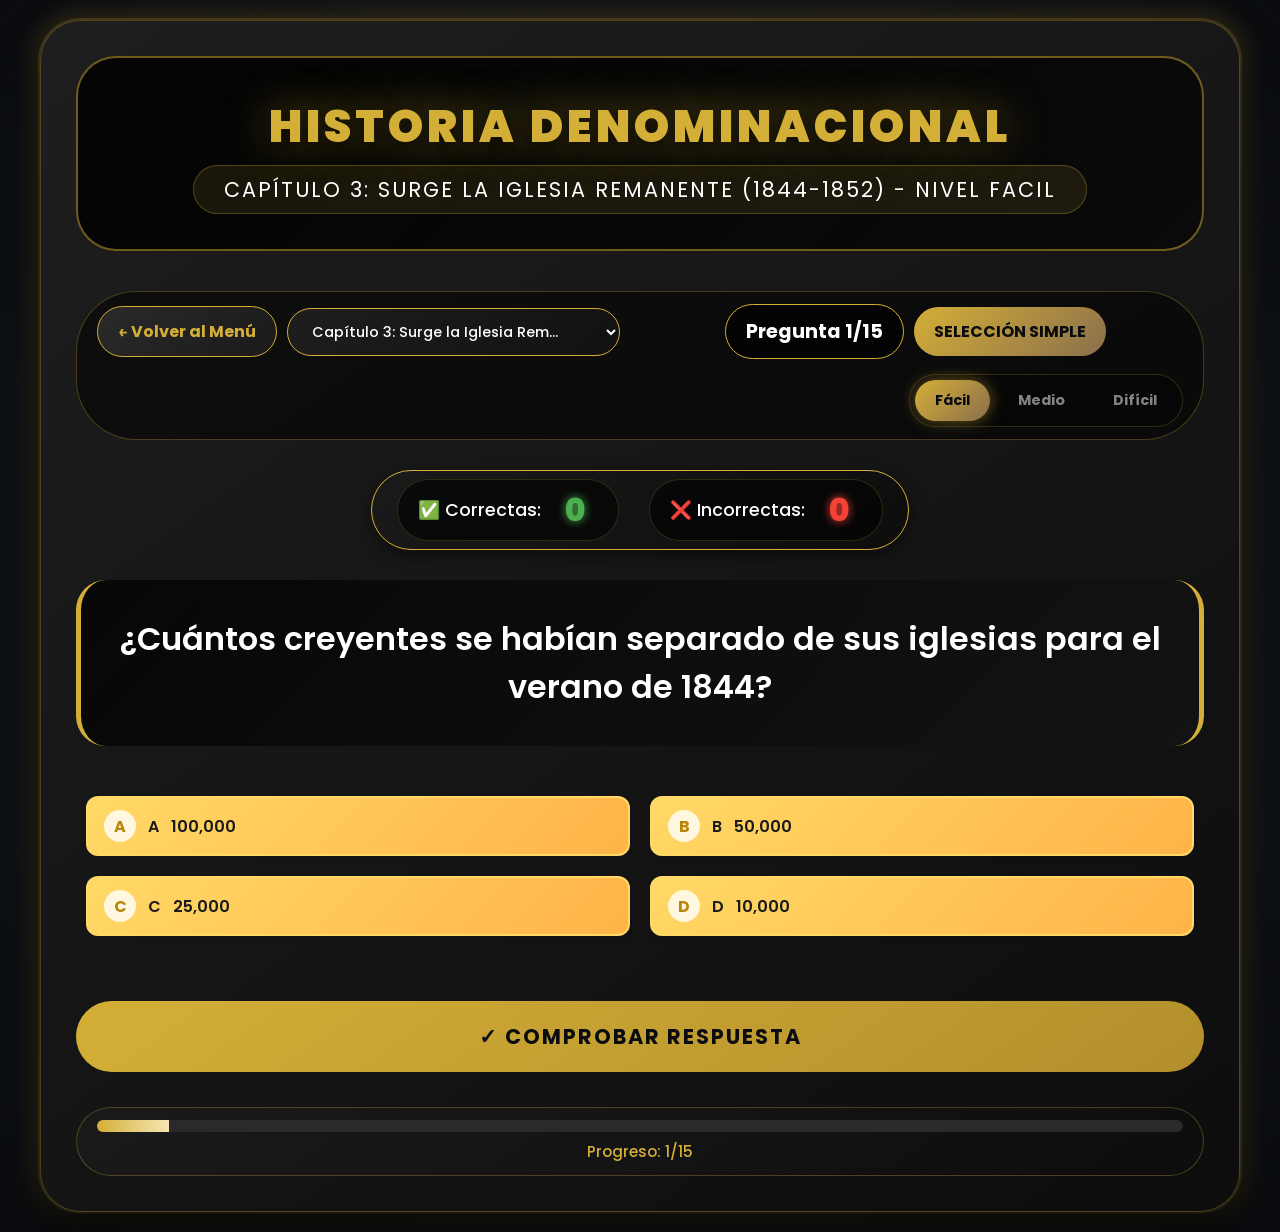
<file: libros/capitulo3.html>
<!DOCTYPE html>
<html lang="es">
<head>
    <meta charset="UTF-8">
    <meta name="viewport" content="width=device-width, initial-scale=1.0, maximum-scale=1.0, user-scalable=no">
    <title>Capítulo 3 - Historia Denominacional</title>
    <!-- FUENTES MODERNAS -->
    <link href="https://fonts.googleapis.com/css2?family=Montserrat:wght@400;500;600;700;900&family=Poppins:wght@400;500;600;700&display=swap" rel="stylesheet">
    <link rel="stylesheet" href="../css/capitulos.css">
</head>
<body>
    <div id="game" class="game-container">
        <!-- SECCIÓN DEL TÍTULO PRINCIPAL -->
        <div class="title-section">
            <h1 class="main-title">HISTORIA DENOMINACIONAL</h1>
            <div class="sub-title" id="chapterTitle">Capítulo 3: Surge la Iglesia Remanente (1844-1852)</div>
        </div>

        <!-- HEADER COMPLETO (VISIBLE EN ESCRITORIO) -->
        <div class="game-header">
            <div class="header-left">
                <button class="back-btn" onclick="backToMenu()">← Volver al Menú</button>
                <select id="chapterSelector" class="chapter-selector" title="Seleccionar capítulo"></select>
            </div>
            
            <div class="header-center">
                <span class="chapter-number" id="questionCounter">Pregunta 1/85</span>
                <span class="question-type-badge" id="questionType">Selección Simple</span>
            </div>
            
            <div class="header-right">
                <div class="level-selector">
                    <button class="level-btn" data-level="facil" onclick="changeLevel('facil')">Fácil</button>
                    <button class="level-btn" data-level="medio" onclick="changeLevel('medio')">Medio</button>
                    <button class="level-btn" data-level="dificil" onclick="changeLevel('dificil')">Difícil</button>
                </div>
                <!-- Botón hamburguesa (solo visible en móvil) -->
                <button class="hamburger-menu" id="hamburgerBtn" onclick="toggleMenu()">
                    <span></span>
                    <span></span>
                    <span></span>
                </button>
            </div>
        </div>

        <!-- MENÚ LATERAL - CON CAPÍTULOS 1-13 -->
        <div class="side-menu hidden" id="sideMenu">
            <h3>📋 MENÚ RÁPIDO</h3>
            
            <button class="back-btn" onclick="backToMenu()">← Menú Principal</button>
            
            <!-- SECCIÓN DE CAPÍTULOS 1-13 -->
            <div class="chapters-section">
                <h4>📚 CAPÍTULOS 1-13</h4>
                <div class="chapters-grid">
                    <button class="chapter-btn" onclick="goToChapter(1)">1</button>
                    <button class="chapter-btn" onclick="goToChapter(2)">2</button>
                    <button class="chapter-btn" onclick="goToChapter(3)">3</button>
                    <button class="chapter-btn" onclick="goToChapter(4)">4</button>
                    <button class="chapter-btn" onclick="goToChapter(5)">5</button>
                    <button class="chapter-btn" onclick="goToChapter(6)">6</button>
                    <button class="chapter-btn" onclick="goToChapter(7)">7</button>
                    <button class="chapter-btn" onclick="goToChapter(8)">8</button>
                    <button class="chapter-btn" onclick="goToChapter(9)">9</button>
                    <button class="chapter-btn" onclick="goToChapter(10)">10</button>
                    <button class="chapter-btn" onclick="goToChapter(11)">11</button>
                    <button class="chapter-btn" onclick="goToChapter(12)">12</button>
                    <button class="chapter-btn" onclick="goToChapter(13)">13</button>
                </div>
            </div>
            
            <div class="quick-actions">
                <h4>⚡ ACCIONES</h4>
                <button class="action-btn" onclick="restartChapter()">🔄 Reiniciar Nivel</button>
                <button class="action-btn" onclick="changeLevelPrompt()">🎮 Cambiar Nivel</button>
            </div>
            
            <div class="menu-stats">
                <h4>📊 MI PROGRESO</h4>
                <div class="stat-item">
                    <span class="stat-label">✅ Correctas:</span>
                    <span class="stat-value correct" id="menuCorrectCount">0</span>
                </div>
                <div class="stat-item">
                    <span class="stat-label">❌ Incorrectas:</span>
                    <span class="stat-value incorrect" id="menuIncorrectCount">0</span>
                </div>
                <div class="stat-item">
                    <span class="stat-label">📈 Progreso:</span>
                    <span class="stat-value" id="menuProgress">0%</span>
                </div>
            </div>
            
            <div class="menu-footer">
                <p>📖 Historia Denominacional</p>
                <p class="version">v1.0</p>
            </div>
        </div>

        <!-- OVERLAY DEL MENÚ -->
        <div class="menu-overlay hidden" id="menuOverlay" onclick="toggleMenu()"></div>

        <!-- ESTADÍSTICAS EN VIVO -->
        <div class="score-stats">
            <div class="score-stats-item">
                <span class="score-stats-label">✅ Correctas:</span>
                <span class="score-stats-value correct" id="correctCount">0</span>
            </div>
            <div class="score-stats-item">
                <span class="score-stats-label">❌ Incorrectas:</span>
                <span class="score-stats-value incorrect" id="incorrectCount">0</span>
            </div>
        </div>

        <!-- PREGUNTA -->
        <div id="questionText" class="question-text"></div>

        <!-- CONTENEDORES DE PREGUNTAS -->
        <div id="multipleChoiceContainer" class="options-container hidden"></div>
        <div id="fillBlankContainer" class="fill-container hidden"></div>
        <div id="matchingContainer" class="matching-container hidden">
            <div class="matching-left">
                <h3>📌 CONCEPTOS</h3>
                <div id="matchingLeft"></div>
            </div>
            <div class="matching-right">
                <h3>🔗 DEFINICIONES</h3>
                <div id="matchingRight"></div>
            </div>
        </div>

        <!-- BOTONES PRINCIPALES -->
        <button id="submitBtn" class="submit-btn" onclick="submitAnswer()">✓ COMPROBAR RESPUESTA</button>
        <div id="resultMessage" class="result-message hidden"></div>
        <button id="nextBtn" class="next-btn hidden" onclick="nextQuestion()">SIGUIENTE PREGUNTA →</button>

        <!-- RESULTADOS FINALES -->
        <div id="finalResults" class="hidden"></div>

        <!-- BARRA DE PROGRESO -->
        <div class="progress-container">
            <div class="progress-bar">
                <div class="progress-fill" id="progressFill" style="width: 0%"></div>
            </div>
            <div class="progress-text" id="progressText">Progreso: 0/85</div>
        </div>
    </div>

    <script src="../js/capitulo3.js"></script>
</body>
</html>
</file>
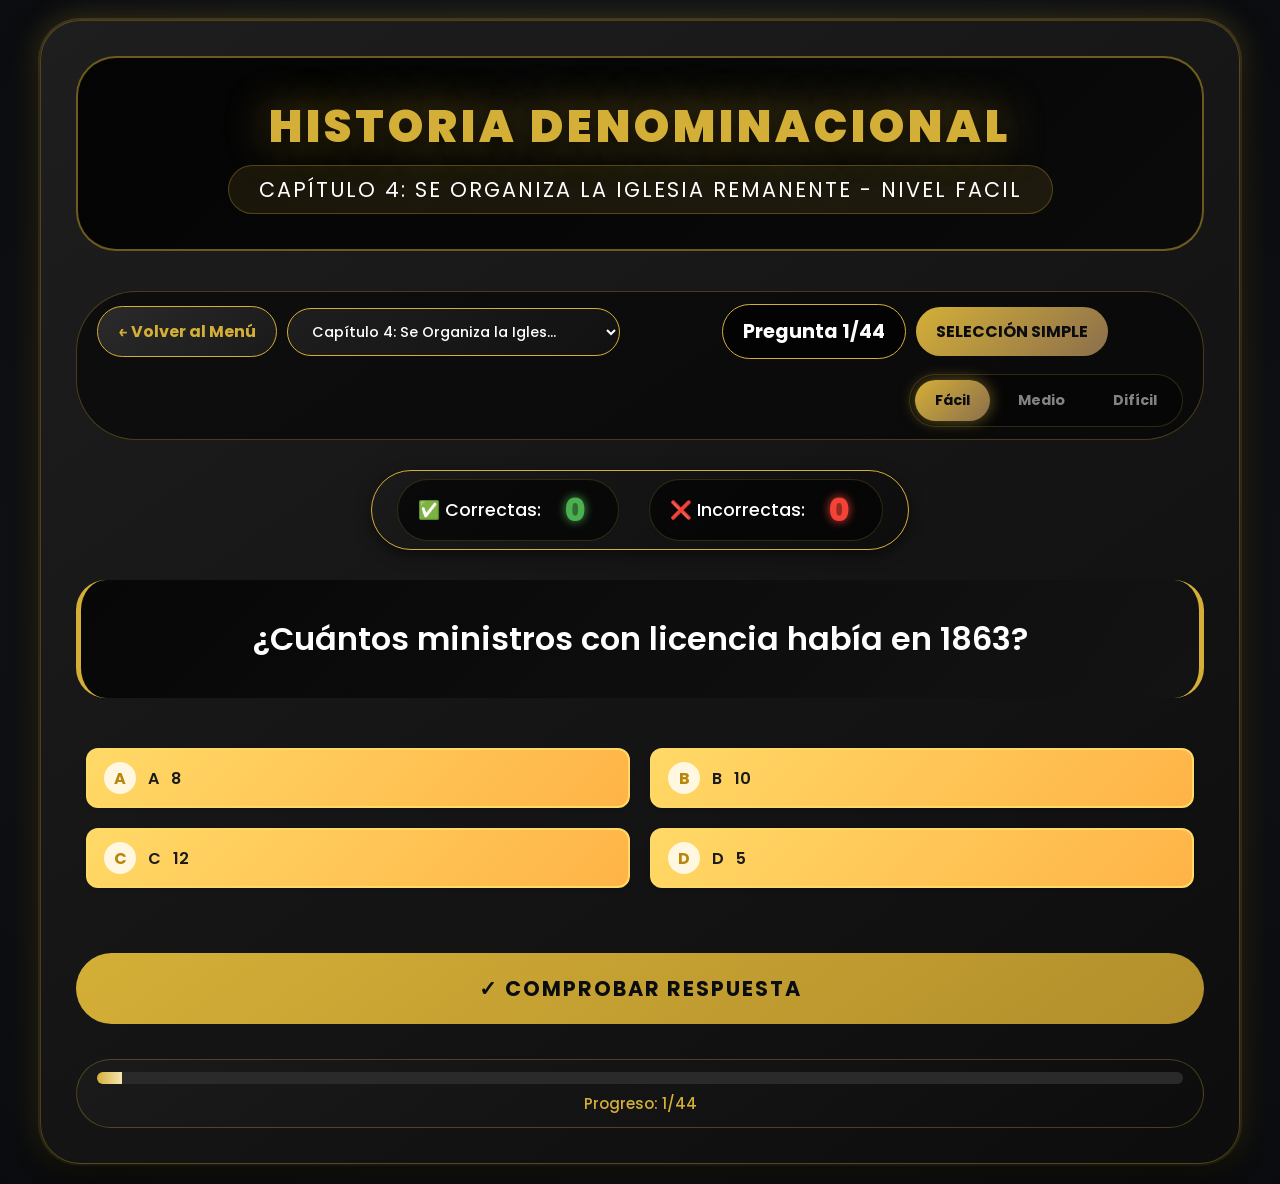
<file: libros/capitulo4.html>
<!DOCTYPE html>
<html lang="es">
<head>
    <meta charset="UTF-8">
    <meta name="viewport" content="width=device-width, initial-scale=1.0, maximum-scale=1.0, user-scalable=no">
    <title>Capítulo 4 - Historia Denominacional</title>
    <!-- FUENTES MODERNAS -->
    <link href="https://fonts.googleapis.com/css2?family=Montserrat:wght@400;500;600;700;900&family=Poppins:wght@400;500;600;700&display=swap" rel="stylesheet">
    <link rel="stylesheet" href="../css/capitulos.css">
</head>
<body>
    <div id="game" class="game-container">
        <!-- SECCIÓN DEL TÍTULO PRINCIPAL -->
        <div class="title-section">
            <h1 class="main-title">HISTORIA DENOMINACIONAL</h1>
            <div class="sub-title" id="chapterTitle">Capítulo 4: Se Organiza la Iglesia Remanente - Nivel fácil</div>
        </div>

        <!-- HEADER COMPLETO (VISIBLE EN ESCRITORIO) -->
        <div class="game-header">
            <div class="header-left">
                <button class="back-btn" onclick="backToMenu()">← Volver al Menú</button>
                <select id="chapterSelector" class="chapter-selector" title="Seleccionar capítulo"></select>
            </div>
            
            <div class="header-center">
                <span class="chapter-number" id="questionCounter">Pregunta 1/65</span>
                <span class="question-type-badge" id="questionType">Selección Simple</span>
            </div>
            
            <div class="header-right">
                <div class="level-selector">
                    <button class="level-btn" data-level="facil" onclick="changeLevel('facil')">Fácil</button>
                    <button class="level-btn" data-level="medio" onclick="changeLevel('medio')">Medio</button>
                    <button class="level-btn" data-level="dificil" onclick="changeLevel('dificil')">Difícil</button>
                </div>
                <!-- Botón hamburguesa (solo visible en móvil) -->
                <button class="hamburger-menu" id="hamburgerBtn" onclick="toggleMenu()">
                    <span></span>
                    <span></span>
                    <span></span>
                </button>
            </div>
        </div>

        <!-- MENÚ LATERAL - CON CAPÍTULOS 1-13 -->
        <div class="side-menu hidden" id="sideMenu">
            <h3>📋 MENÚ RÁPIDO</h3>
            
            <button class="back-btn" onclick="backToMenu()">← Menú Principal</button>
            
            <!-- SECCIÓN DE NIVELES EN EL MENÚ -->
            <div class="level-selector-menu">
                <h4>🎮 NIVEL DE DIFICULTAD</h4>
                <div class="level-buttons">
                    <button class="level-btn" data-level="facil" onclick="changeLevel('facil')">Fácil</button>
                    <button class="level-btn" data-level="medio" onclick="changeLevel('medio')">Medio</button>
                    <button class="level-btn" data-level="dificil" onclick="changeLevel('dificil')">Difícil</button>
                </div>
            </div>
            
            <!-- SECCIÓN DE CAPÍTULOS 1-13 -->
            <div class="chapters-section">
                <h4>📚 CAPÍTULOS 1-13</h4>
                <div class="chapters-grid" id="chaptersGrid">
                    <!-- Los capítulos se cargarán dinámicamente con JS -->
                </div>
            </div>
            
            <div class="quick-actions">
                <h4>⚡ ACCIONES</h4>
                <button class="action-btn" onclick="restartChapter()">🔄 Reiniciar Nivel</button>
                <button class="action-btn" onclick="changeLevelPrompt()">🎮 Cambiar Nivel</button>
            </div>
            
            <div class="menu-stats">
                <h4>📊 MI PROGRESO</h4>
                <div class="stat-item">
                    <span class="stat-label">✅ Correctas:</span>
                    <span class="stat-value correct" id="menuCorrectCount">0</span>
                </div>
                <div class="stat-item">
                    <span class="stat-label">❌ Incorrectas:</span>
                    <span class="stat-value incorrect" id="menuIncorrectCount">0</span>
                </div>
                <div class="stat-item">
                    <span class="stat-label">📈 Progreso:</span>
                    <span class="stat-value" id="menuProgress">0%</span>
                </div>
            </div>
            
            <div class="menu-footer">
                <p>📖 Historia Denominacional</p>
                <p class="version">v1.0</p>
            </div>
        </div>

        <!-- OVERLAY DEL MENÚ -->
        <div class="menu-overlay hidden" id="menuOverlay" onclick="toggleMenu()"></div>

        <!-- ESTADÍSTICAS EN VIVO -->
        <div class="score-stats">
            <div class="score-stats-item">
                <span class="score-stats-label">✅ Correctas:</span>
                <span class="score-stats-value correct" id="correctCount">0</span>
            </div>
            <div class="score-stats-item">
                <span class="score-stats-label">❌ Incorrectas:</span>
                <span class="score-stats-value incorrect" id="incorrectCount">0</span>
            </div>
        </div>

        <!-- PREGUNTA -->
        <div id="questionText" class="question-text"></div>

        <!-- CONTENEDORES DE PREGUNTAS -->
        <div id="multipleChoiceContainer" class="options-container"></div>
        <div id="fillBlankContainer" class="fill-container hidden"></div>

        <!-- BOTONES PRINCIPALES -->
        <button id="submitBtn" class="submit-btn" onclick="submitAnswer()">✓ COMPROBAR RESPUESTA</button>
        <div id="resultMessage" class="result-message hidden"></div>
        <button id="nextBtn" class="next-btn hidden" onclick="nextQuestion()">SIGUIENTE PREGUNTA →</button>

        <!-- RESULTADOS FINALES -->
        <div id="finalResults" class="hidden"></div>

        <!-- BARRA DE PROGRESO -->
        <div class="progress-container">
            <div class="progress-bar">
                <div class="progress-fill" id="progressFill" style="width: 0%"></div>
            </div>
            <div class="progress-text" id="progressText">Progreso: 0/65</div>
        </div>
    </div>

    <script src="../js/capitulo4.js"></script>
</body>
</html>
</file>
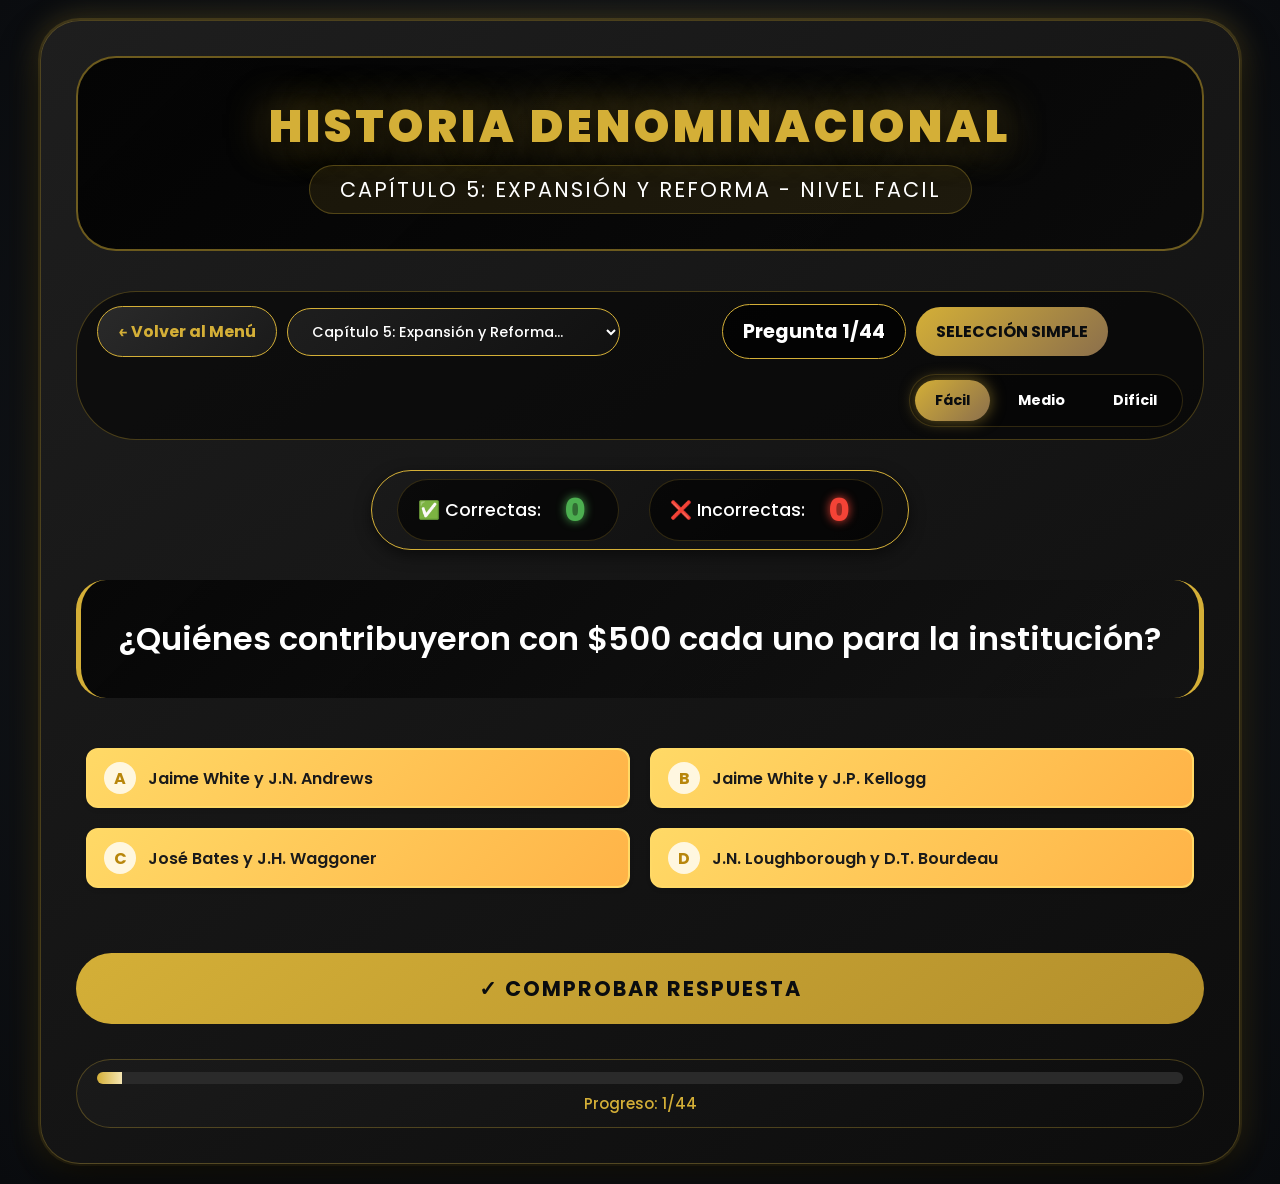
<file: libros/capitulo5.html>
<!DOCTYPE html>
<html lang="es">
<head>
    <meta charset="UTF-8">
    <meta name="viewport" content="width=device-width, initial-scale=1.0, maximum-scale=1.0, user-scalable=no">
    <title>Capítulo 5 - Historia Denominacional</title>
    <!-- FUENTES MODERNAS -->
    <link href="https://fonts.googleapis.com/css2?family=Montserrat:wght@400;500;600;700;900&family=Poppins:wght@400;500;600;700&display=swap" rel="stylesheet">
    <link rel="stylesheet" href="../css/capitulos.css">
</head>
<body>
    <div id="game" class="game-container">
        <!-- SECCIÓN DEL TÍTULO PRINCIPAL -->
        <div class="title-section">
            <h1 class="main-title">HISTORIA DENOMINACIONAL</h1>
            <div class="sub-title" id="chapterTitle">Capítulo 5: Expansión y Reforma - Nivel fácil</div>
        </div>

        <!-- HEADER COMPLETO (VISIBLE EN ESCRITORIO) -->
        <div class="game-header">
            <div class="header-left">
                <button class="back-btn" onclick="backToMenu()">← Volver al Menú</button>
                <select id="chapterSelector" class="chapter-selector" title="Seleccionar capítulo"></select>
            </div>
            
            <div class="header-center">
                <span class="chapter-number" id="questionCounter">Pregunta 1/45</span>
                <span class="question-type-badge" id="questionType">Selección Simple</span>
            </div>
            
            <div class="header-right">
                <div class="level-selector">
                    <button class="level-btn" data-level="facil" onclick="changeLevel('facil')">Fácil</button>
                    <button class="level-btn" data-level="medio" onclick="changeLevel('medio')">Medio</button>
                    <button class="level-btn" data-level="dificil" onclick="changeLevel('dificil')">Difícil</button>
                </div>
                <!-- Botón hamburguesa (solo visible en móvil) -->
                <button class="hamburger-menu" id="hamburgerBtn" onclick="toggleMenu()">
                    <span></span>
                    <span></span>
                    <span></span>
                </button>
            </div>
        </div>

        <!-- MENÚ LATERAL - CON CAPÍTULOS 1-13 -->
        <div class="side-menu hidden" id="sideMenu">
            <h3>📋 MENÚ RÁPIDO</h3>
            
            <button class="back-btn" onclick="backToMenu()">← Menú Principal</button>
            
            <!-- SECCIÓN DE NIVELES EN EL MENÚ -->
            <div class="level-selector-menu">
                <h4>🎮 NIVEL DE DIFICULTAD</h4>
                <div class="level-buttons">
                    <button class="level-btn" data-level="facil" onclick="changeLevel('facil')">Fácil</button>
                    <button class="level-btn" data-level="medio" onclick="changeLevel('medio')">Medio</button>
                    <button class="level-btn" data-level="dificil" onclick="changeLevel('dificil')">Difícil</button>
                </div>
            </div>
            
            <!-- SECCIÓN DE CAPÍTULOS 1-13 -->
            <div class="chapters-section">
                <h4>📚 CAPÍTULOS 1-13</h4>
                <div class="chapters-grid" id="chaptersGrid">
                    <!-- Los capítulos se cargarán dinámicamente con JS -->
                </div>
            </div>
            
            <div class="quick-actions">
                <h4>⚡ ACCIONES</h4>
                <button class="action-btn" onclick="restartChapter()">🔄 Reiniciar Nivel</button>
                <button class="action-btn" onclick="changeLevelPrompt()">🎮 Cambiar Nivel</button>
            </div>
            
            <div class="menu-stats">
                <h4>📊 MI PROGRESO</h4>
                <div class="stat-item">
                    <span class="stat-label">✅ Correctas:</span>
                    <span class="stat-value correct" id="menuCorrectCount">0</span>
                </div>
                <div class="stat-item">
                    <span class="stat-label">❌ Incorrectas:</span>
                    <span class="stat-value incorrect" id="menuIncorrectCount">0</span>
                </div>
                <div class="stat-item">
                    <span class="stat-label">📈 Progreso:</span>
                    <span class="stat-value" id="menuProgress">0%</span>
                </div>
            </div>
            
            <div class="menu-footer">
                <p>📖 Historia Denominacional</p>
                <p class="version">v1.0</p>
            </div>
        </div>

        <!-- OVERLAY DEL MENÚ -->
        <div class="menu-overlay hidden" id="menuOverlay" onclick="toggleMenu()"></div>

        <!-- ESTADÍSTICAS EN VIVO -->
        <div class="score-stats">
            <div class="score-stats-item">
                <span class="score-stats-label">✅ Correctas:</span>
                <span class="score-stats-value correct" id="correctCount">0</span>
            </div>
            <div class="score-stats-item">
                <span class="score-stats-label">❌ Incorrectas:</span>
                <span class="score-stats-value incorrect" id="incorrectCount">0</span>
            </div>
        </div>

        <!-- PREGUNTA -->
        <div id="questionText" class="question-text"></div>

        <!-- CONTENEDORES DE PREGUNTAS -->
        <div id="multipleChoiceContainer" class="options-container"></div>
        <div id="fillBlankContainer" class="fill-container hidden"></div>

        <!-- BOTONES PRINCIPALES -->
        <button id="submitBtn" class="submit-btn" onclick="submitAnswer()">✓ COMPROBAR RESPUESTA</button>
        <div id="resultMessage" class="result-message hidden"></div>
        <button id="nextBtn" class="next-btn hidden" onclick="nextQuestion()">SIGUIENTE PREGUNTA →</button>

        <!-- RESULTADOS FINALES -->
        <div id="finalResults" class="hidden"></div>

        <!-- BARRA DE PROGRESO -->
        <div class="progress-container">
            <div class="progress-bar">
                <div class="progress-fill" id="progressFill" style="width: 0%"></div>
            </div>
            <div class="progress-text" id="progressText">Progreso: 0/45</div>
        </div>
    </div>

    <script src="../js/capitulo5.js"></script>
</body>
</html>
</file>
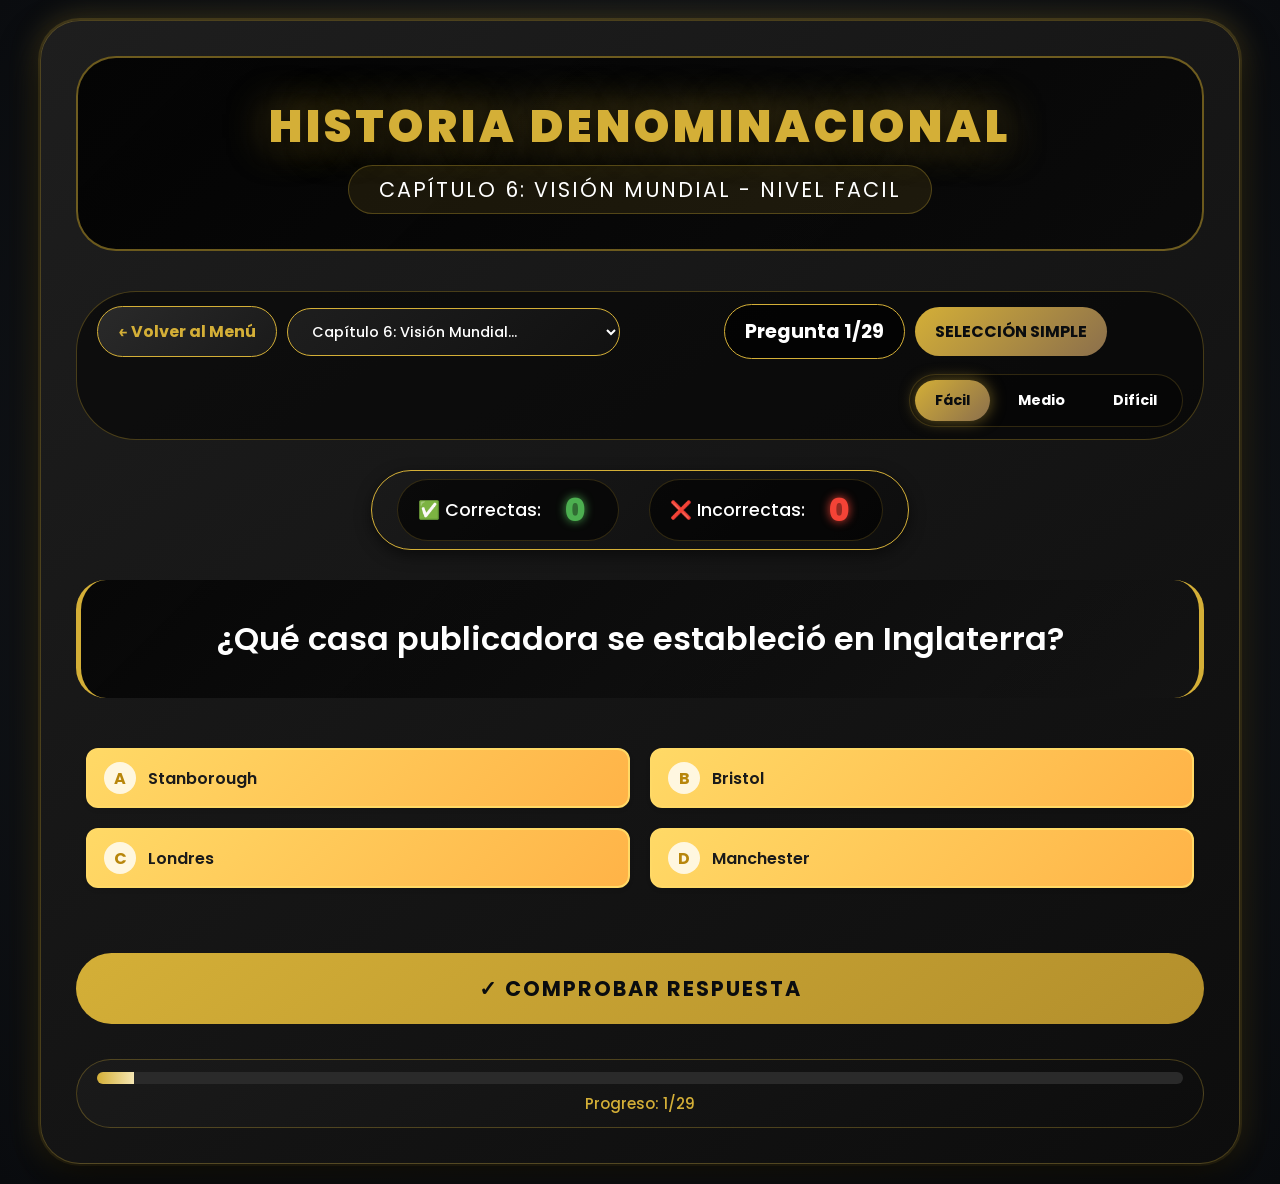
<file: libros/capitulo6.html>
<!DOCTYPE html>
<html lang="es">
<head>
    <meta charset="UTF-8">
    <meta name="viewport" content="width=device-width, initial-scale=1.0, maximum-scale=1.0, user-scalable=no">
    <title>Capítulo 6 - Historia Denominacional</title>
    <!-- FUENTES MODERNAS -->
    <link href="https://fonts.googleapis.com/css2?family=Montserrat:wght@400;500;600;700;900&family=Poppins:wght@400;500;600;700&display=swap" rel="stylesheet">
    <link rel="stylesheet" href="../css/capitulos.css">
</head>
<body>
    <div id="game" class="game-container">
        <!-- SECCIÓN DEL TÍTULO PRINCIPAL -->
        <div class="title-section">
            <h1 class="main-title">HISTORIA DENOMINACIONAL</h1>
            <div class="sub-title" id="chapterTitle">Capítulo 6: Visión Mundial - Nivel fácil</div>
        </div>

        <!-- HEADER COMPLETO (VISIBLE EN ESCRITORIO) -->
        <div class="game-header">
            <div class="header-left">
                <button class="back-btn" onclick="backToMenu()">← Volver al Menú</button>
                <select id="chapterSelector" class="chapter-selector" title="Seleccionar capítulo"></select>
            </div>
            
            <div class="header-center">
                <span class="chapter-number" id="questionCounter">Pregunta 1/28</span>
                <span class="question-type-badge" id="questionType">Selección Simple</span>
            </div>
            
            <div class="header-right">
                <div class="level-selector">
                    <button class="level-btn" data-level="facil" onclick="changeLevel('facil')">Fácil</button>
                    <button class="level-btn" data-level="medio" onclick="changeLevel('medio')">Medio</button>
                    <button class="level-btn" data-level="dificil" onclick="changeLevel('dificil')">Difícil</button>
                </div>
                <!-- Botón hamburguesa (solo visible en móvil) -->
                <button class="hamburger-menu" id="hamburgerBtn" onclick="toggleMenu()">
                    <span></span>
                    <span></span>
                    <span></span>
                </button>
            </div>
        </div>

        <!-- MENÚ LATERAL - CON CAPÍTULOS 1-13 -->
        <div class="side-menu hidden" id="sideMenu">
            <h3>📋 MENÚ RÁPIDO</h3>
            
            <button class="back-btn" onclick="backToMenu()">← Menú Principal</button>
            
            <!-- SECCIÓN DE NIVELES EN EL MENÚ -->
            <div class="level-selector-menu">
                <h4>🎮 NIVEL DE DIFICULTAD</h4>
                <div class="level-buttons">
                    <button class="level-btn" data-level="facil" onclick="changeLevel('facil')">Fácil</button>
                    <button class="level-btn" data-level="medio" onclick="changeLevel('medio')">Medio</button>
                    <button class="level-btn" data-level="dificil" onclick="changeLevel('dificil')">Difícil</button>
                </div>
            </div>
            
            <!-- SECCIÓN DE CAPÍTULOS 1-13 -->
            <div class="chapters-section">
                <h4>📚 CAPÍTULOS 1-13</h4>
                <div class="chapters-grid" id="chaptersGrid">
                    <!-- Los capítulos se cargarán dinámicamente con JS -->
                </div>
            </div>
            
            <div class="quick-actions">
                <h4>⚡ ACCIONES</h4>
                <button class="action-btn" onclick="restartChapter()">🔄 Reiniciar Nivel</button>
                <button class="action-btn" onclick="changeLevelPrompt()">🎮 Cambiar Nivel</button>
            </div>
            
            <div class="menu-stats">
                <h4>📊 MI PROGRESO</h4>
                <div class="stat-item">
                    <span class="stat-label">✅ Correctas:</span>
                    <span class="stat-value correct" id="menuCorrectCount">0</span>
                </div>
                <div class="stat-item">
                    <span class="stat-label">❌ Incorrectas:</span>
                    <span class="stat-value incorrect" id="menuIncorrectCount">0</span>
                </div>
                <div class="stat-item">
                    <span class="stat-label">📈 Progreso:</span>
                    <span class="stat-value" id="menuProgress">0%</span>
                </div>
            </div>
            
            <div class="menu-footer">
                <p>📖 Historia Denominacional</p>
                <p class="version">v1.0</p>
            </div>
        </div>

        <!-- OVERLAY DEL MENÚ -->
        <div class="menu-overlay hidden" id="menuOverlay" onclick="toggleMenu()"></div>

        <!-- ESTADÍSTICAS EN VIVO -->
        <div class="score-stats">
            <div class="score-stats-item">
                <span class="score-stats-label">✅ Correctas:</span>
                <span class="score-stats-value correct" id="correctCount">0</span>
            </div>
            <div class="score-stats-item">
                <span class="score-stats-label">❌ Incorrectas:</span>
                <span class="score-stats-value incorrect" id="incorrectCount">0</span>
            </div>
        </div>

        <!-- PREGUNTA -->
        <div id="questionText" class="question-text"></div>

        <!-- CONTENEDORES DE PREGUNTAS -->
        <div id="multipleChoiceContainer" class="options-container"></div>
        <div id="fillBlankContainer" class="fill-container hidden"></div>

        <!-- BOTONES PRINCIPALES -->
        <button id="submitBtn" class="submit-btn" onclick="submitAnswer()">✓ COMPROBAR RESPUESTA</button>
        <div id="resultMessage" class="result-message hidden"></div>
        <button id="nextBtn" class="next-btn hidden" onclick="nextQuestion()">SIGUIENTE PREGUNTA →</button>

        <!-- RESULTADOS FINALES -->
        <div id="finalResults" class="hidden"></div>

        <!-- BARRA DE PROGRESO -->
        <div class="progress-container">
            <div class="progress-bar">
                <div class="progress-fill" id="progressFill" style="width: 0%"></div>
            </div>
            <div class="progress-text" id="progressText">Progreso: 0/28</div>
        </div>
    </div>

    <script src="../js/capitulo6.js"></script>
</body>
</html>
</file>
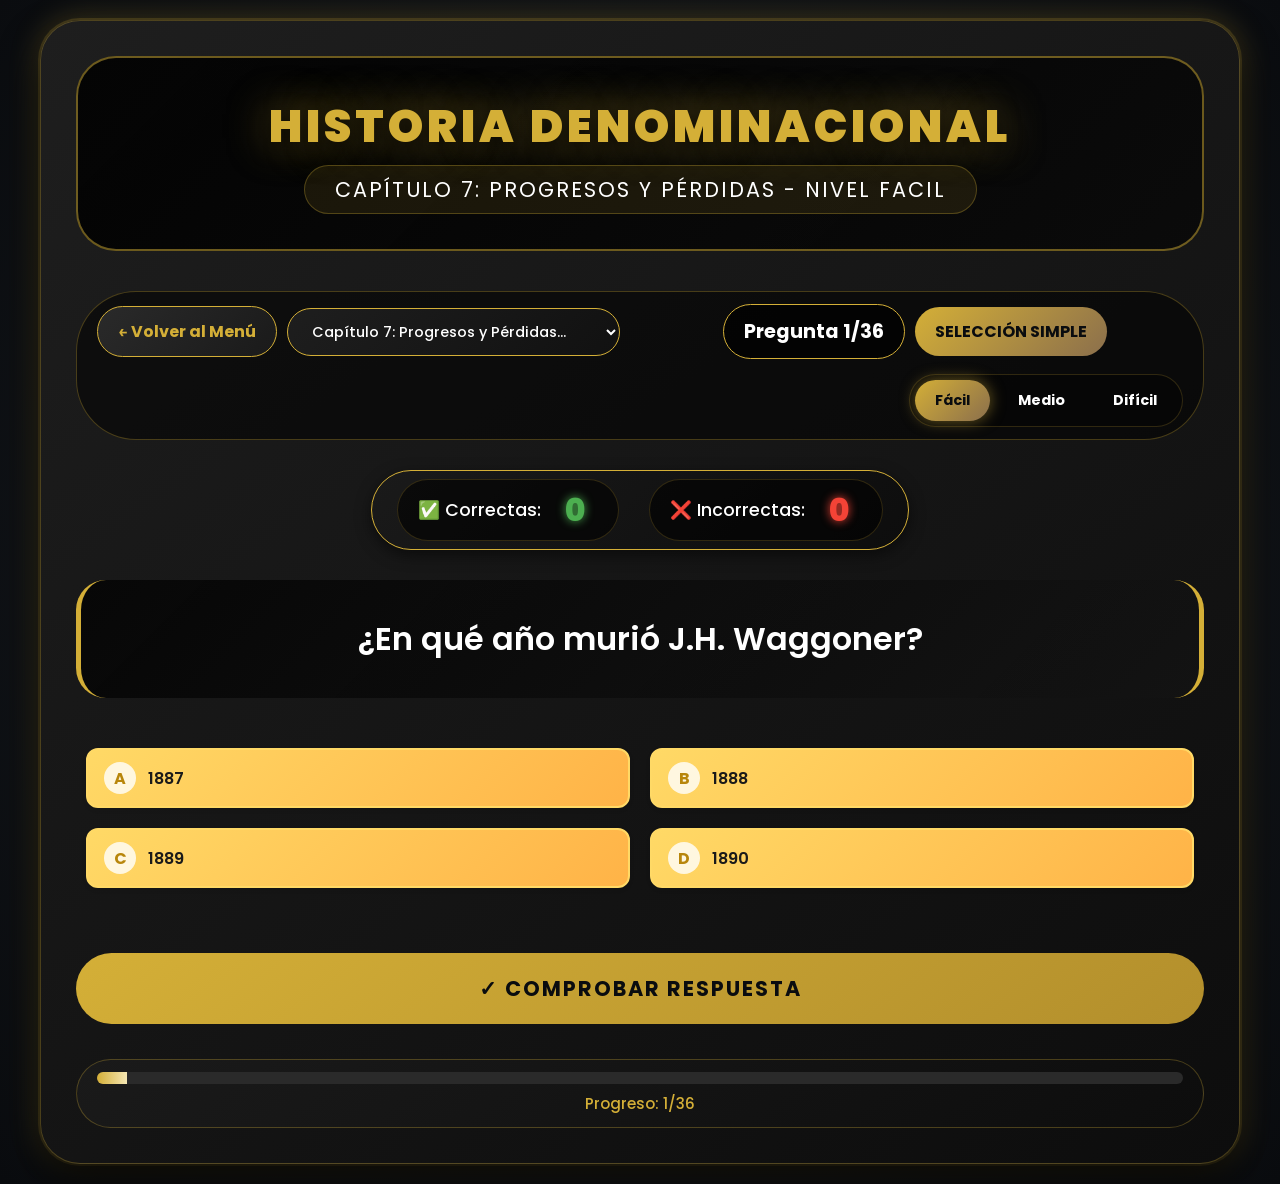
<file: libros/capitulo7.html>
<!DOCTYPE html>
<html lang="es">
<head>
    <meta charset="UTF-8">
    <meta name="viewport" content="width=device-width, initial-scale=1.0, maximum-scale=1.0, user-scalable=no">
    <title>Capítulo 7 - Historia Denominacional</title>
    <!-- FUENTES MODERNAS -->
    <link href="https://fonts.googleapis.com/css2?family=Montserrat:wght@400;500;600;700;900&family=Poppins:wght@400;500;600;700&display=swap" rel="stylesheet">
    <link rel="stylesheet" href="../css/capitulos.css">
</head>
<body>
    <div id="game" class="game-container">
        <!-- SECCIÓN DEL TÍTULO PRINCIPAL -->
        <div class="title-section">
            <h1 class="main-title">HISTORIA DENOMINACIONAL</h1>
            <div class="sub-title" id="chapterTitle">Capítulo 7: Progresos y Pérdidas - Nivel fácil</div>
        </div>

        <!-- HEADER COMPLETO (VISIBLE EN ESCRITORIO) -->
        <div class="game-header">
            <div class="header-left">
                <button class="back-btn" onclick="backToMenu()">← Volver al Menú</button>
                <select id="chapterSelector" class="chapter-selector" title="Seleccionar capítulo"></select>
            </div>
            
            <div class="header-center">
                <span class="chapter-number" id="questionCounter">Pregunta 1/35</span>
                <span class="question-type-badge" id="questionType">Selección Simple</span>
            </div>
            
            <div class="header-right">
                <div class="level-selector">
                    <button class="level-btn" data-level="facil" onclick="changeLevel('facil')">Fácil</button>
                    <button class="level-btn" data-level="medio" onclick="changeLevel('medio')">Medio</button>
                    <button class="level-btn" data-level="dificil" onclick="changeLevel('dificil')">Difícil</button>
                </div>
                <!-- Botón hamburguesa (solo visible en móvil) -->
                <button class="hamburger-menu" id="hamburgerBtn" onclick="toggleMenu()">
                    <span></span>
                    <span></span>
                    <span></span>
                </button>
            </div>
        </div>

        <!-- MENÚ LATERAL - CON CAPÍTULOS 1-13 -->
        <div class="side-menu hidden" id="sideMenu">
            <h3>📋 MENÚ RÁPIDO</h3>
            
            <button class="back-btn" onclick="backToMenu()">← Menú Principal</button>
            
            <!-- SECCIÓN DE NIVELES EN EL MENÚ -->
            <div class="level-selector-menu">
                <h4>🎮 NIVEL DE DIFICULTAD</h4>
                <div class="level-buttons">
                    <button class="level-btn" data-level="facil" onclick="changeLevel('facil')">Fácil</button>
                    <button class="level-btn" data-level="medio" onclick="changeLevel('medio')">Medio</button>
                    <button class="level-btn" data-level="dificil" onclick="changeLevel('dificil')">Difícil</button>
                </div>
            </div>
            
            <!-- SECCIÓN DE CAPÍTULOS 1-13 -->
            <div class="chapters-section">
                <h4>📚 CAPÍTULOS 1-13</h4>
                <div class="chapters-grid" id="chaptersGrid">
                    <!-- Los capítulos se cargarán dinámicamente con JS -->
                </div>
            </div>
            
            <div class="quick-actions">
                <h4>⚡ ACCIONES</h4>
                <button class="action-btn" onclick="restartChapter()">🔄 Reiniciar Nivel</button>
                <button class="action-btn" onclick="changeLevelPrompt()">🎮 Cambiar Nivel</button>
            </div>
            
            <div class="menu-stats">
                <h4>📊 MI PROGRESO</h4>
                <div class="stat-item">
                    <span class="stat-label">✅ Correctas:</span>
                    <span class="stat-value correct" id="menuCorrectCount">0</span>
                </div>
                <div class="stat-item">
                    <span class="stat-label">❌ Incorrectas:</span>
                    <span class="stat-value incorrect" id="menuIncorrectCount">0</span>
                </div>
                <div class="stat-item">
                    <span class="stat-label">📈 Progreso:</span>
                    <span class="stat-value" id="menuProgress">0%</span>
                </div>
            </div>
            
            <div class="menu-footer">
                <p>📖 Historia Denominacional</p>
                <p class="version">v1.0</p>
            </div>
        </div>

        <!-- OVERLAY DEL MENÚ -->
        <div class="menu-overlay hidden" id="menuOverlay" onclick="toggleMenu()"></div>

        <!-- ESTADÍSTICAS EN VIVO -->
        <div class="score-stats">
            <div class="score-stats-item">
                <span class="score-stats-label">✅ Correctas:</span>
                <span class="score-stats-value correct" id="correctCount">0</span>
            </div>
            <div class="score-stats-item">
                <span class="score-stats-label">❌ Incorrectas:</span>
                <span class="score-stats-value incorrect" id="incorrectCount">0</span>
            </div>
        </div>

        <!-- PREGUNTA -->
        <div id="questionText" class="question-text"></div>

        <!-- CONTENEDORES DE PREGUNTAS -->
        <div id="multipleChoiceContainer" class="options-container"></div>
        <div id="fillBlankContainer" class="fill-container hidden"></div>

        <!-- BOTONES PRINCIPALES -->
        <button id="submitBtn" class="submit-btn" onclick="submitAnswer()">✓ COMPROBAR RESPUESTA</button>
        <div id="resultMessage" class="result-message hidden"></div>
        <button id="nextBtn" class="next-btn hidden" onclick="nextQuestion()">SIGUIENTE PREGUNTA →</button>

        <!-- RESULTADOS FINALES -->
        <div id="finalResults" class="hidden"></div>

        <!-- BARRA DE PROGRESO -->
        <div class="progress-container">
            <div class="progress-bar">
                <div class="progress-fill" id="progressFill" style="width: 0%"></div>
            </div>
            <div class="progress-text" id="progressText">Progreso: 0/35</div>
        </div>
    </div>

    <script src="../js/capitulo7.js"></script>
</body>
</html>
</file>
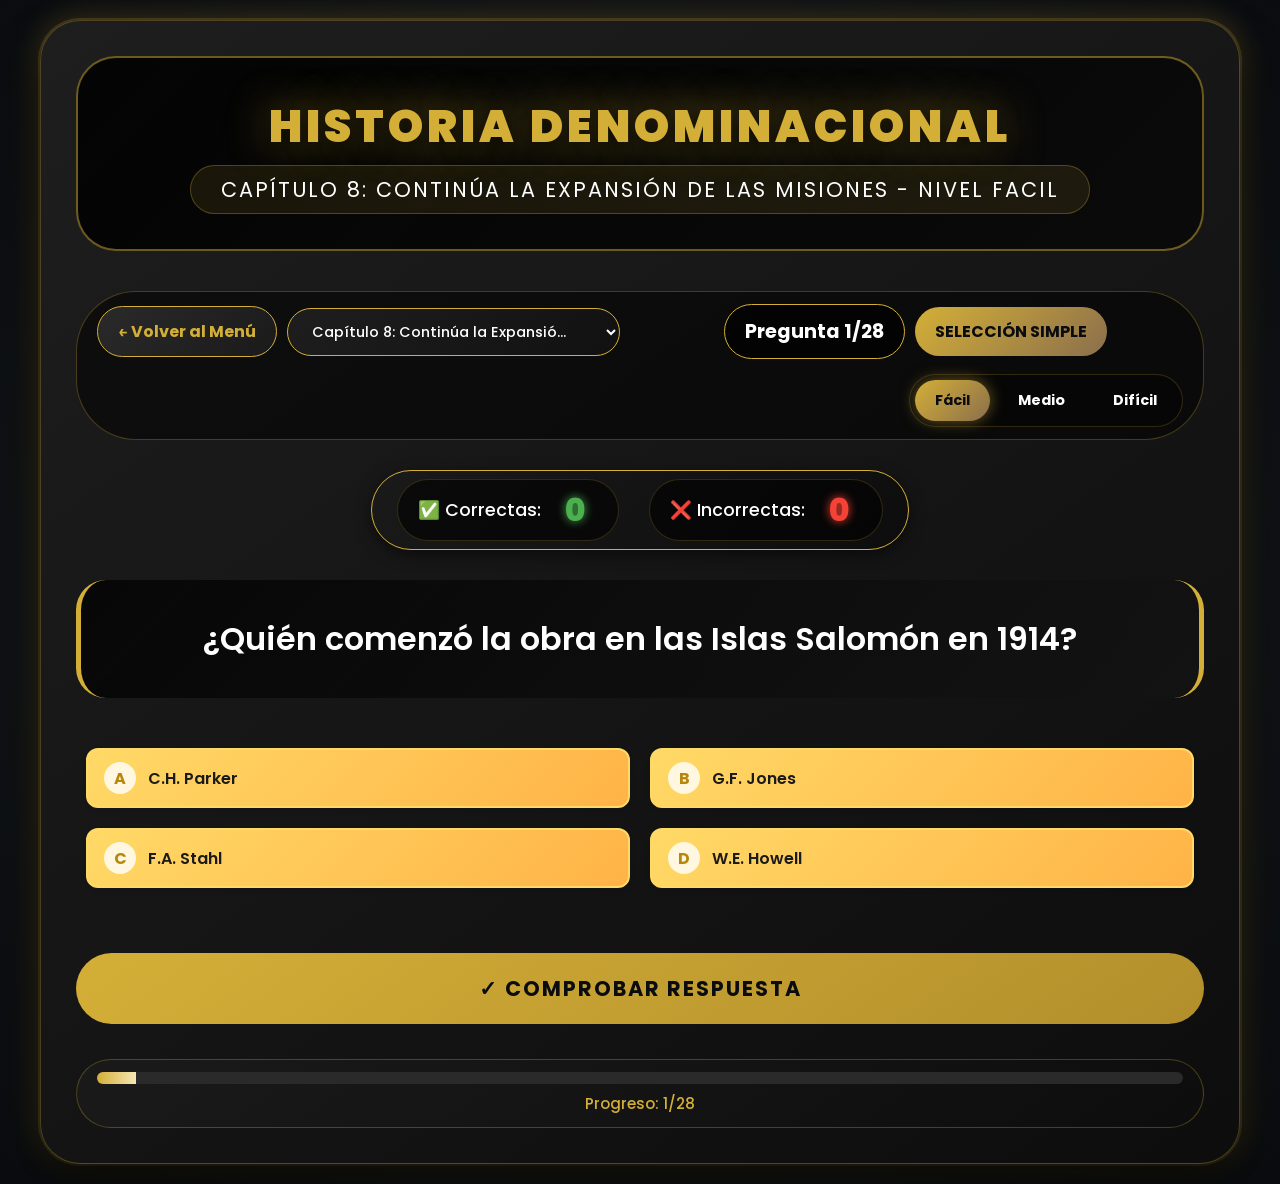
<file: libros/capitulo8.html>
<!DOCTYPE html>
<html lang="es">
<head>
    <meta charset="UTF-8">
    <meta name="viewport" content="width=device-width, initial-scale=1.0, maximum-scale=1.0, user-scalable=no">
    <title>Capítulo 8 - Historia Denominacional</title>
    <!-- FUENTES MODERNAS -->
    <link href="https://fonts.googleapis.com/css2?family=Montserrat:wght@400;500;600;700;900&family=Poppins:wght@400;500;600;700&display=swap" rel="stylesheet">
    <link rel="stylesheet" href="../css/capitulos.css">
</head>
<body>
    <div id="game" class="game-container">
        <!-- SECCIÓN DEL TÍTULO PRINCIPAL -->
        <div class="title-section">
            <h1 class="main-title">HISTORIA DENOMINACIONAL</h1>
            <div class="sub-title" id="chapterTitle">Capítulo 8: Continúa la Expansión de las Misiones - Nivel fácil</div>
        </div>

        <!-- HEADER COMPLETO (VISIBLE EN ESCRITORIO) -->
        <div class="game-header">
            <div class="header-left">
                <button class="back-btn" onclick="backToMenu()">← Volver al Menú</button>
                <select id="chapterSelector" class="chapter-selector" title="Seleccionar capítulo"></select>
            </div>
            
            <div class="header-center">
                <span class="chapter-number" id="questionCounter">Pregunta 1/32</span>
                <span class="question-type-badge" id="questionType">Selección Simple</span>
            </div>
            
            <div class="header-right">
                <div class="level-selector">
                    <button class="level-btn" data-level="facil" onclick="changeLevel('facil')">Fácil</button>
                    <button class="level-btn" data-level="medio" onclick="changeLevel('medio')">Medio</button>
                    <button class="level-btn" data-level="dificil" onclick="changeLevel('dificil')">Difícil</button>
                </div>
                <!-- Botón hamburguesa (solo visible en móvil) -->
                <button class="hamburger-menu" id="hamburgerBtn" onclick="toggleMenu()">
                    <span></span>
                    <span></span>
                    <span></span>
                </button>
            </div>
        </div>

        <!-- MENÚ LATERAL - CON CAPÍTULOS 1-13 -->
        <div class="side-menu hidden" id="sideMenu">
            <h3>📋 MENÚ RÁPIDO</h3>
            
            <button class="back-btn" onclick="backToMenu()">← Menú Principal</button>
            
            <!-- SECCIÓN DE NIVELES EN EL MENÚ -->
            <div class="level-selector-menu">
                <h4>🎮 NIVEL DE DIFICULTAD</h4>
                <div class="level-buttons">
                    <button class="level-btn" data-level="facil" onclick="changeLevel('facil')">Fácil</button>
                    <button class="level-btn" data-level="medio" onclick="changeLevel('medio')">Medio</button>
                    <button class="level-btn" data-level="dificil" onclick="changeLevel('dificil')">Difícil</button>
                </div>
            </div>
            
            <!-- SECCIÓN DE CAPÍTULOS 1-13 -->
            <div class="chapters-section">
                <h4>📚 CAPÍTULOS 1-13</h4>
                <div class="chapters-grid" id="chaptersGrid">
                    <!-- Los capítulos se cargarán dinámicamente con JS -->
                </div>
            </div>
            
            <div class="quick-actions">
                <h4>⚡ ACCIONES</h4>
                <button class="action-btn" onclick="restartChapter()">🔄 Reiniciar Nivel</button>
                <button class="action-btn" onclick="changeLevelPrompt()">🎮 Cambiar Nivel</button>
            </div>
            
            <div class="menu-stats">
                <h4>📊 MI PROGRESO</h4>
                <div class="stat-item">
                    <span class="stat-label">✅ Correctas:</span>
                    <span class="stat-value correct" id="menuCorrectCount">0</span>
                </div>
                <div class="stat-item">
                    <span class="stat-label">❌ Incorrectas:</span>
                    <span class="stat-value incorrect" id="menuIncorrectCount">0</span>
                </div>
                <div class="stat-item">
                    <span class="stat-label">📈 Progreso:</span>
                    <span class="stat-value" id="menuProgress">0%</span>
                </div>
            </div>
            
            <div class="menu-footer">
                <p>📖 Historia Denominacional</p>
                <p class="version">v1.0</p>
            </div>
        </div>

        <!-- OVERLAY DEL MENÚ -->
        <div class="menu-overlay hidden" id="menuOverlay" onclick="toggleMenu()"></div>

        <!-- ESTADÍSTICAS EN VIVO -->
        <div class="score-stats">
            <div class="score-stats-item">
                <span class="score-stats-label">✅ Correctas:</span>
                <span class="score-stats-value correct" id="correctCount">0</span>
            </div>
            <div class="score-stats-item">
                <span class="score-stats-label">❌ Incorrectas:</span>
                <span class="score-stats-value incorrect" id="incorrectCount">0</span>
            </div>
        </div>

        <!-- PREGUNTA -->
        <div id="questionText" class="question-text"></div>

        <!-- CONTENEDORES DE PREGUNTAS -->
        <div id="multipleChoiceContainer" class="options-container"></div>
        <div id="fillBlankContainer" class="fill-container hidden"></div>

        <!-- BOTONES PRINCIPALES -->
        <button id="submitBtn" class="submit-btn" onclick="submitAnswer()">✓ COMPROBAR RESPUESTA</button>
        <div id="resultMessage" class="result-message hidden"></div>
        <button id="nextBtn" class="next-btn hidden" onclick="nextQuestion()">SIGUIENTE PREGUNTA →</button>

        <!-- RESULTADOS FINALES -->
        <div id="finalResults" class="hidden"></div>

        <!-- BARRA DE PROGRESO -->
        <div class="progress-container">
            <div class="progress-bar">
                <div class="progress-fill" id="progressFill" style="width: 0%"></div>
            </div>
            <div class="progress-text" id="progressText">Progreso: 0/32</div>
        </div>
    </div>

    <script src="../js/capitulo8.js"></script>
</body>
</html>
</file>
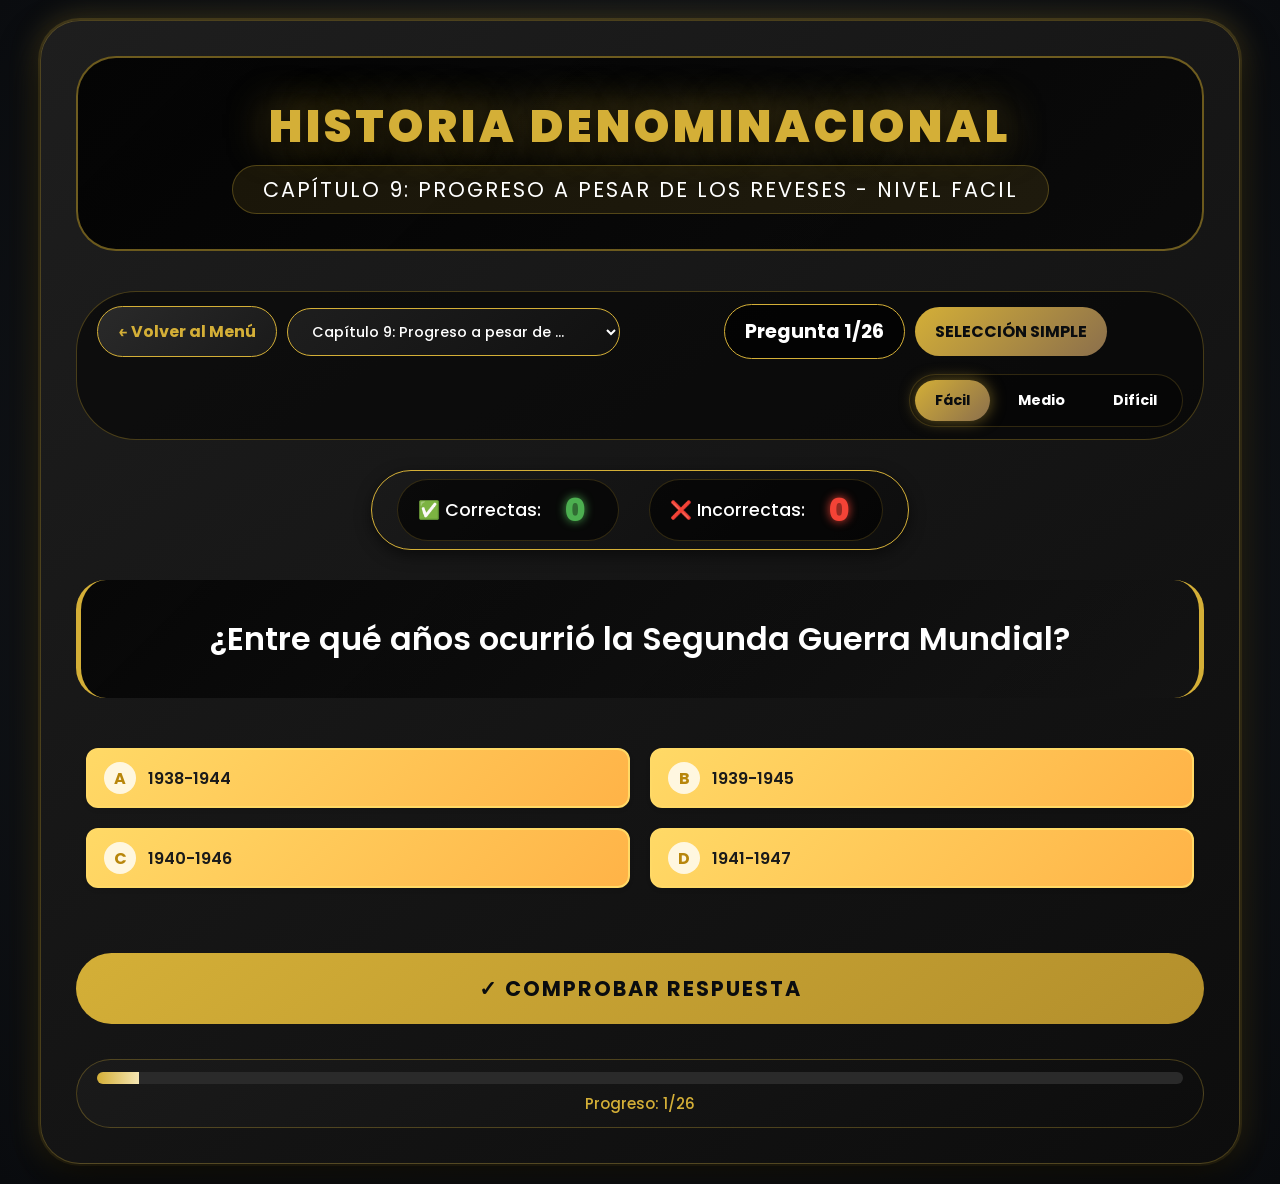
<file: libros/capitulo9.html>
<!DOCTYPE html>
<html lang="es">
<head>
    <meta charset="UTF-8">
    <meta name="viewport" content="width=device-width, initial-scale=1.0, maximum-scale=1.0, user-scalable=no">
    <title>Capítulo 9 - Historia Denominacional</title>
    <!-- FUENTES MODERNAS -->
    <link href="https://fonts.googleapis.com/css2?family=Montserrat:wght@400;500;600;700;900&family=Poppins:wght@400;500;600;700&display=swap" rel="stylesheet">
    <link rel="stylesheet" href="../css/capitulos.css">
</head>
<body>
    <div id="game" class="game-container">
        <!-- SECCIÓN DEL TÍTULO PRINCIPAL -->
        <div class="title-section">
            <h1 class="main-title">HISTORIA DENOMINACIONAL</h1>
            <div class="sub-title" id="chapterTitle">Capítulo 9: Progreso a pesar de los Reveses - Nivel fácil</div>
        </div>

        <!-- HEADER COMPLETO (VISIBLE EN ESCRITORIO) -->
        <div class="game-header">
            <div class="header-left">
                <button class="back-btn" onclick="backToMenu()">← Volver al Menú</button>
                <select id="chapterSelector" class="chapter-selector" title="Seleccionar capítulo"></select>
            </div>
            
            <div class="header-center">
                <span class="chapter-number" id="questionCounter">Pregunta 1/26</span>
                <span class="question-type-badge" id="questionType">Selección Simple</span>
            </div>
            
            <div class="header-right">
                <div class="level-selector">
                    <button class="level-btn" data-level="facil" onclick="changeLevel('facil')">Fácil</button>
                    <button class="level-btn" data-level="medio" onclick="changeLevel('medio')">Medio</button>
                    <button class="level-btn" data-level="dificil" onclick="changeLevel('dificil')">Difícil</button>
                </div>
                <!-- Botón hamburguesa (solo visible en móvil) -->
                <button class="hamburger-menu" id="hamburgerBtn" onclick="toggleMenu()">
                    <span></span>
                    <span></span>
                    <span></span>
                </button>
            </div>
        </div>

        <!-- MENÚ LATERAL - CON CAPÍTULOS 1-13 -->
        <div class="side-menu hidden" id="sideMenu">
            <h3>📋 MENÚ RÁPIDO</h3>
            
            <button class="back-btn" onclick="backToMenu()">← Menú Principal</button>
            
            <!-- SECCIÓN DE NIVELES EN EL MENÚ -->
            <div class="level-selector-menu">
                <h4>🎮 NIVEL DE DIFICULTAD</h4>
                <div class="level-buttons">
                    <button class="level-btn" data-level="facil" onclick="changeLevel('facil')">Fácil</button>
                    <button class="level-btn" data-level="medio" onclick="changeLevel('medio')">Medio</button>
                    <button class="level-btn" data-level="dificil" onclick="changeLevel('dificil')">Difícil</button>
                </div>
            </div>
            
            <!-- SECCIÓN DE CAPÍTULOS 1-13 -->
            <div class="chapters-section">
                <h4>📚 CAPÍTULOS 1-13</h4>
                <div class="chapters-grid" id="chaptersGrid">
                    <!-- Los capítulos se cargarán dinámicamente con JS -->
                </div>
            </div>
            
            <div class="quick-actions">
                <h4>⚡ ACCIONES</h4>
                <button class="action-btn" onclick="restartChapter()">🔄 Reiniciar Nivel</button>
                <button class="action-btn" onclick="changeLevelPrompt()">🎮 Cambiar Nivel</button>
            </div>
            
            <div class="menu-stats">
                <h4>📊 MI PROGRESO</h4>
                <div class="stat-item">
                    <span class="stat-label">✅ Correctas:</span>
                    <span class="stat-value correct" id="menuCorrectCount">0</span>
                </div>
                <div class="stat-item">
                    <span class="stat-label">❌ Incorrectas:</span>
                    <span class="stat-value incorrect" id="menuIncorrectCount">0</span>
                </div>
                <div class="stat-item">
                    <span class="stat-label">📈 Progreso:</span>
                    <span class="stat-value" id="menuProgress">0%</span>
                </div>
            </div>
            
            <div class="menu-footer">
                <p>📖 Historia Denominacional</p>
                <p class="version">v1.0</p>
            </div>
        </div>

        <!-- OVERLAY DEL MENÚ -->
        <div class="menu-overlay hidden" id="menuOverlay" onclick="toggleMenu()"></div>

        <!-- ESTADÍSTICAS EN VIVO -->
        <div class="score-stats">
            <div class="score-stats-item">
                <span class="score-stats-label">✅ Correctas:</span>
                <span class="score-stats-value correct" id="correctCount">0</span>
            </div>
            <div class="score-stats-item">
                <span class="score-stats-label">❌ Incorrectas:</span>
                <span class="score-stats-value incorrect" id="incorrectCount">0</span>
            </div>
        </div>

        <!-- PREGUNTA -->
        <div id="questionText" class="question-text"></div>

        <!-- CONTENEDORES DE PREGUNTAS -->
        <div id="multipleChoiceContainer" class="options-container"></div>
        <div id="fillBlankContainer" class="fill-container hidden"></div>

        <!-- BOTONES PRINCIPALES -->
        <button id="submitBtn" class="submit-btn" onclick="submitAnswer()">✓ COMPROBAR RESPUESTA</button>
        <div id="resultMessage" class="result-message hidden"></div>
        <button id="nextBtn" class="next-btn hidden" onclick="nextQuestion()">SIGUIENTE PREGUNTA →</button>

        <!-- RESULTADOS FINALES -->
        <div id="finalResults" class="hidden"></div>

        <!-- BARRA DE PROGRESO -->
        <div class="progress-container">
            <div class="progress-bar">
                <div class="progress-fill" id="progressFill" style="width: 0%"></div>
            </div>
            <div class="progress-text" id="progressText">Progreso: 0/26</div>
        </div>
    </div>

    <script src="../js/capitulo9.js"></script>
</body>
</html>
</file>
<file: css/index.css>
/* ============================================ */
/* RESETEO BÁSICO Y ESTILOS GLOBALES */
/* ============================================ */
* {
    margin: 0;
    padding: 0;
    box-sizing: border-box;
    font-family: 'Segoe UI', Tahoma, Geneva, Verdana, sans-serif;
}

body {
    min-height: 100vh;
    display: flex;
    justify-content: center;
    align-items: center;
    padding: 20px;
    overflow-x: hidden;
    background-color: #000; 
}

/* ============================================ */
/* FONDO CON IMAGEN FIJA */
/* ============================================ */
.bg-image {
    position: fixed;
    top: 0;
    left: 0;
    width: 100%;
    height: 100%;
    background-image: url('../img/imagen.jpeg');
    background-size: contain; 
    background-position: center;
    background-repeat: no-repeat;
    z-index: -2;
}

.bg-overlay {
    position: fixed;
    top: 0;
    left: 0;
    width: 100%;
    height: 100%;
    background: radial-gradient(circle, rgba(0,0,0,0.1) 0%, rgba(0,0,0,0.5) 100%);
    z-index: -1;
}

/* ============================================ */
/* INTRO CON BOTÓN ELEVADO - RESPONSIVE */
/* ============================================ */
.intro-container {
    position: relative;
    width: 100%;
    max-width: 1200px;
    height: 100vh; 
    display: flex;
    justify-content: center;
    align-items: flex-end; 
    padding-bottom: 390px;
}

/* Tablet */
@media (max-width: 1024px) {
    .intro-container {
        padding-bottom: 250px;
    }
    
    .start-btn-styled {
        padding: 16px 45px;
        font-size: 1.3rem;
    }
}

/* Tablet vertical */
@media (max-width: 768px) {
    .intro-container {
        padding-bottom: 180px;
    }
    
    .start-btn-styled {
        padding: 14px 35px;
        font-size: 1.2rem;
    }
}

/* Móvil grande */
@media (max-width: 480px) {
    .intro-container {
        padding-bottom: 120px;
    }
    
    .start-btn-styled {
        padding: 12px 25px;
        font-size: 1.1rem;
        letter-spacing: 1px;
    }
}

/* Móvil pequeño */
@media (max-width: 360px) {
    .intro-container {
        padding-bottom: 100px;
    }
    
    .start-btn-styled {
        padding: 10px 20px;
        font-size: 1rem;
    }
}

.start-btn-styled {
    position: relative;
    padding: 18px 55px;
    font-size: 1.4rem;
    font-weight: bold;
    text-transform: uppercase;
    letter-spacing: 2px;
    color: #fff;
    background: rgba(184, 134, 11, 0.25); 
    border: 2px solid rgba(218, 165, 32, 0.7);
    border-radius: 50px;
    cursor: pointer;
    outline: none;
    transition: all 0.4s ease-in-out;
    box-shadow: 0 4px 15px rgba(0,0,0,0.6);
    backdrop-filter: blur(6px);
    -webkit-backdrop-filter: blur(6px);
    animation: pulseGlow 2.2s infinite;
    z-index: 5;
}

.start-btn-styled:hover {
    background: rgba(218, 165, 32, 0.45);
    border-color: rgba(255, 215, 0, 1);
    box-shadow: 0 0 35px rgba(255, 215, 0, 0.8);
    transform: scale(1.08);
}

.start-btn-styled:active {
    transform: scale(0.96);
}

@keyframes pulseGlow {
    0% {
        box-shadow: 0 0 10px rgba(218, 165, 32, 0.4);
        transform: scale(1);
    }
    50% {
        box-shadow: 0 0 25px rgba(255, 215, 0, 0.5);
        transform: scale(1.02);
    }
    100% {
        box-shadow: 0 0 10px rgba(218, 165, 32, 0.4);
        transform: scale(1);
    }
}

/* ============================================ */
/* MENÚ PRINCIPAL - RESPONSIVE */
/* ============================================ */
.menu-container {
    background: rgba(255, 255, 255, 0.97);
    backdrop-filter: blur(15px);
    border-radius: 30px;
    padding: 40px;
    max-width: 1200px;
    width: 95%;
    box-shadow: 0 30px 60px rgba(0,0,0,0.7);
    animation: slideUp 0.7s cubic-bezier(0.25, 0.46, 0.45, 0.94);
    border: 1px solid rgba(255, 255, 255, 0.4);
    z-index: 10;
    margin: 20px auto;
}

/* Tablet */
@media (max-width: 1024px) {
    .menu-container {
        padding: 30px;
    }
}

/* Tablet vertical */
@media (max-width: 768px) {
    .menu-container {
        padding: 25px;
        border-radius: 25px;
    }
}

/* Móvil grande */
@media (max-width: 480px) {
    .menu-container {
        padding: 20px 15px;
        border-radius: 20px;
        width: 100%;
    }
}

@keyframes slideUp {
    0% { opacity: 0; transform: translateY(60px); }
    100% { opacity: 1; transform: translateY(0); }
}

/* ============================================ */
/* TÍTULOS - RESPONSIVE Y CENTRADOS */
/* ============================================ */
.menu-title {
    text-align: center;
    color: #111;
    font-size: 2.6rem;
    margin-bottom: 8px;
    word-break: break-word;
    width: 100%;
}

/* Tablet */
@media (max-width: 1024px) {
    .menu-title {
        font-size: 2.2rem;
    }
}

/* Tablet vertical */
@media (max-width: 768px) {
    .menu-title {
        font-size: 2rem;
    }
}

/* Móvil grande */
@media (max-width: 480px) {
    .menu-title {
        font-size: 1.8rem;
        padding: 0 5px;
    }
}

/* Móvil pequeño */
@media (max-width: 360px) {
    .menu-title {
        font-size: 1.5rem;
    }
}

.menu-subtitle {
    text-align: center;
    color: #5d3a8e;
    font-size: 1.2rem;
    margin-bottom: 40px;
    font-weight: 600;
    width: 100%;
}

/* Tablet vertical */
@media (max-width: 768px) {
    .menu-subtitle {
        font-size: 1.1rem;
        margin-bottom: 30px;
    }
}

/* Móvil */
@media (max-width: 480px) {
    .menu-subtitle {
        font-size: 1rem;
        margin-bottom: 25px;
    }
}

/* ============================================ */
/* GRID DE CAPÍTULOS - TOTALMENTE CENTRADO */
/* ============================================ */
.chapters-grid {
    display: grid;
    grid-template-columns: repeat(4, 1fr);
    gap: 20px;
    margin-bottom: 40px;
    justify-content: center;
    align-items: center;
}

/* Desktop pequeño */
@media (max-width: 1200px) {
    .chapters-grid {
        grid-template-columns: repeat(3, 1fr);
    }
}

/* Tablet vertical */
@media (max-width: 768px) {
    .chapters-grid {
        grid-template-columns: repeat(2, 1fr);
        gap: 15px;
        margin-bottom: 30px;
        justify-items: center;
    }
}

/* Móvil grande */
@media (max-width: 480px) {
    .chapters-grid {
        grid-template-columns: 1fr;
        gap: 12px;
        margin-bottom: 0;
        width: 100%;
        max-width: 350px;
        margin-left: auto;
        margin-right: auto;
    }
}

/* Móvil pequeño */
@media (max-width: 360px) {
    .chapters-grid {
        max-width: 280px;
        gap: 10px;
    }
}

.chapter-btn {
    background: linear-gradient(135deg, #4b6cb7 0%, #182848 100%);
    color: white;
    border: none;
    padding: 25px;
    border-radius: 18px;
    cursor: pointer;
    transition: 0.3s ease;
    display: flex;
    flex-direction: column;
    align-items: center;
    justify-content: center;
    gap: 12px;
    font-weight: bold;
    text-align: center;
    width: 100%;
    margin: 0 auto;
}

/* Tablet vertical */
@media (max-width: 768px) {
    .chapter-btn {
        padding: 20px;
        gap: 10px;
        max-width: 280px;
    }
}

/* Móvil grande - TODOS CENTRADOS */
@media (max-width: 480px) {
    .chapter-btn {
        padding: 20px;
        flex-direction: row;
        justify-content: center;
        align-items: center;
        text-align: center;
        gap: 15px;
        max-width: 100%;
        margin: 0 auto;
    }
    
    .chapter-number {
        width: 45px;
        height: 45px;
        font-size: 1.3rem;
        background: rgba(255,255,255,0.2);
        border-radius: 50%;
        display: flex;
        align-items: center;
        justify-content: center;
        flex-shrink: 0;
    }
    
    .chapter-title {
        font-size: 1.1rem;
        text-align: center;
        flex: 0 1 auto;
    }
}

/* Móvil pequeño */
@media (max-width: 360px) {
    .chapter-btn {
        padding: 15px 12px;
        gap: 10px;
    }
    
    .chapter-number {
        width: 38px;
        height: 38px;
        font-size: 1.1rem;
    }
    
    .chapter-title {
        font-size: 1rem;
    }
}

.chapter-btn:hover {
    transform: translateY(-7px);
    box-shadow: 0 10px 20px rgba(0,0,0,0.3);
}

/* Móvil - hover más sutil */
@media (max-width: 768px) {
    .chapter-btn:hover {
        transform: translateY(-3px);
    }
}

/* ============================================ */
/* ESTADÍSTICAS - OCULTAS EN MÓVIL */
/* ============================================ */
.stats-container {
    background: rgba(0, 0, 0, 0.04);
    border-radius: 20px;
    padding: 30px;
    display: flex;
    justify-content: space-around;
    flex-wrap: wrap;
    gap: 20px;
}

/* Ocultar estadísticas SOLO en móvil (menos de 768px) */
@media (max-width: 768px) {
    .stats-container {
        display: none !important;
    }
}

.stat-value {
    font-size: 3rem;
    font-weight: 800;
    color: #182848;
}

.stat-label {
    font-size: 1rem;
    color: #333;
}

/* UTILIDADES */
.hidden { display: none !important; }

.visually-hidden {
    position: absolute;
    width: 1px;
    height: 1px;
    padding: 0;
    margin: -1px;
    overflow: hidden;
    clip: rect(0, 0, 0, 0);
    border: 0;
}
</file>
<file: css/capitulos.css>
/* ============================================
   RESET Y VARIABLES - TONOS OSCUROS ELEGANTES
   ============================================ */
* {
    margin: 0;
    padding: 0;
    box-sizing: border-box;
    font-family: 'Poppins', 'Montserrat', 'Segoe UI', Tahoma, Geneva, Verdana, sans-serif;
}

body {
    min-height: 100vh;
    background: #0a0c0f;
    background: radial-gradient(circle at 50% 50%, #1a1e24 0%, #0a0c0f 100%);
    display: flex;
    justify-content: center;
    align-items: center;
    padding: 20px;
}

/* ============================================
   CONTENEDOR PRINCIPAL - CON BRILLO DORADO
   ============================================ */
.game-container {
    background: linear-gradient(145deg, #1e1e1e 0%, #0d0d0d 100%);
    border-radius: 40px;
    padding: 35px;
    max-width: 1200px;
    width: 100%;
    box-shadow: 0 20px 40px rgba(0, 0, 0, 0.8), 
                0 0 0 2px rgba(212, 175, 55, 0.2),
                0 0 30px rgba(212, 175, 55, 0.3);
    border: 1px solid rgba(212, 175, 55, 0.3);
    animation: slideIn 0.5s ease;
    transition: box-shadow 0.3s ease;
}

.game-container:hover {
    box-shadow: 0 20px 40px rgba(0, 0, 0, 0.8), 
                0 0 0 2px rgba(212, 175, 55, 0.4),
                0 0 40px rgba(212, 175, 55, 0.5);
}

@keyframes slideIn {
    0% { opacity: 0; transform: translateY(-30px); }
    100% { opacity: 1; transform: translateY(0); }
}

/* ============================================
   TÍTULOS CON JERARQUÍA VISUAL MEJORADA
   ============================================ */
.title-section {
    text-align: center;
    margin-bottom: 40px;
    padding: 35px 20px;
    background: linear-gradient(135deg, rgba(0,0,0,0.85) 0%, rgba(10,10,10,0.95) 100%);
    border-radius: 40px;
    border: 2px solid rgba(212, 175, 55, 0.5);
}

.main-title {
    font-size: 2.8rem;
    font-weight: 900;
    color: #d4af37;
    text-transform: uppercase;
    letter-spacing: 4px;
    text-shadow: 0 5px 20px rgba(0,0,0,0.9), 0 0 40px rgba(212, 175, 55, 0.6);
    margin-bottom: 5px;
}

.sub-title {
    font-size: 1.3rem;
    color: #ffffff;
    font-weight: 400;
    letter-spacing: 2px;
    text-transform: uppercase;
    background: rgba(212, 175, 55, 0.1);
    display: inline-block;
    padding: 8px 30px;
    border-radius: 60px;
    border: 1px solid rgba(212, 175, 55, 0.3);
}

/* ============================================
   HEADER COMPLETO - DISEÑO ESCRITORIO
   ============================================ */
.game-header {
    display: flex;
    justify-content: space-between;
    align-items: center;
    margin-bottom: 30px;
    padding: 12px 20px;
    background: rgba(0, 0, 0, 0.5);
    border-radius: 60px;
    border: 1px solid rgba(212, 175, 55, 0.3);
    gap: 15px;
    flex-wrap: wrap;
}

.header-left, .header-center, .header-right {
    display: flex;
    align-items: center;
    gap: 10px;
    flex: 1;
}

.header-center {
    justify-content: center;
}

.header-right {
    justify-content: flex-end;
}

.back-btn {
    background: linear-gradient(135deg, #2a2a2a 0%, #1a1a1a 100%);
    color: #d4af37;
    border: 1px solid #d4af37;
    padding: 12px 20px;
    border-radius: 40px;
    cursor: pointer;
    font-size: 1rem;
    font-weight: bold;
    transition: all 0.3s ease;
    white-space: nowrap;
}

.back-btn:hover {
    background: #d4af37;
    color: #0a0c0f;
    transform: translateY(-3px);
    box-shadow: 0 5px 15px rgba(212, 175, 55, 0.5);
}

.chapter-selector {
    background: linear-gradient(135deg, #1e1e1e 0%, #111111 100%);
    color: #ffffff;
    border: 1px solid #d4af37;
    padding: 12px 20px;
    border-radius: 40px;
    font-size: 0.9rem;
    font-weight: 500;
    cursor: pointer;
    outline: none;
    min-width: 220px;
    transition: all 0.3s ease;
}

.chapter-selector:hover {
    background: #2a2a2a;
    border-color: #ffd700;
    box-shadow: 0 0 15px rgba(212, 175, 55, 0.5);
}

.chapter-selector option {
    background: #1a1a1a;
    color: #ffffff;
}

.level-selector {
    display: flex;
    gap: 8px;
    background: rgba(0, 0, 0, 0.3);
    padding: 5px;
    border-radius: 50px;
    border: 1px solid rgba(212, 175, 55, 0.2);
}

.level-btn {
    background: transparent;
    color: #ffffff;
    border: none;
    padding: 10px 20px;
    border-radius: 40px;
    cursor: pointer;
    font-size: 0.9rem;
    font-weight: bold;
    transition: all 0.3s ease;
    white-space: nowrap;
}

.level-btn.active {
    background: linear-gradient(135deg, #d4af37 0%, #8b6f4c 100%);
    color: #0a0c0f;
    box-shadow: 0 0 15px rgba(212, 175, 55, 0.5);
}

.level-btn:hover:not(.active):not(.locked) {
    background: rgba(212, 175, 55, 0.2);
    transform: translateY(-2px);
}

/* Botones bloqueados */
.level-btn.locked {
    opacity: 0.5;
    cursor: not-allowed;
    position: relative;
}

.level-btn.locked:hover::after {
    content: "🔒";
    position: absolute;
    left: 50%;
    transform: translateX(-50%);
    bottom: -25px;
    font-size: 12px;
    white-space: nowrap;
    background: rgba(0,0,0,0.8);
    color: white;
    padding: 4px 8px;
    border-radius: 4px;
    z-index: 100;
}

.chapter-number {
    font-size: 1.2rem;
    background: rgba(0, 0, 0, 0.7);
    color: #ffffff;
    padding: 12px 20px;
    border-radius: 40px;
    border: 1px solid #d4af37;
    font-weight: bold;
    text-align: center;
    white-space: nowrap;
}

.question-type-badge {
    background: linear-gradient(135deg, #d4af37 0%, #8b6f4c 100%);
    color: #0a0c0f;
    padding: 12px 20px;
    border-radius: 40px;
    font-size: 1rem;
    font-weight: bold;
    text-transform: uppercase;
    text-align: center;
    white-space: nowrap;
}

/* ============================================
   ESTADÍSTICAS
   ============================================ */
.score-stats {
    display: flex;
    justify-content: center;
    align-items: center;
    gap: 30px;
    margin-bottom: 30px;
    padding: 8px 25px;
    background: linear-gradient(135deg, #1a1a1a 0%, #0d0d0d 100%);
    border-radius: 60px;
    border: 1px solid #d4af37;
    width: fit-content;
    margin-left: auto;
    margin-right: auto;
    box-shadow: 0 5px 15px rgba(0,0,0,0.5);
}

.score-stats-item {
    display: flex;
    align-items: center;
    gap: 12px;
    padding: 6px 20px;
    border-radius: 40px;
    background: rgba(0, 0, 0, 0.6);
    border: 1px solid rgba(212, 175, 55, 0.2);
    min-width: 130px;
    justify-content: center;
}

.score-stats-label {
    color: #ffffff;
    font-size: 1.1rem;
    font-weight: 500;
}

.score-stats-value {
    font-size: 2rem;
    font-weight: 800;
    min-width: 45px;
    text-align: center;
    text-shadow: 0 0 10px currentColor;
}

.score-stats-value.correct { color: #4caf50; }
.score-stats-value.incorrect { color: #f44336; }

/* ============================================
   PREGUNTA CON ANIMACIÓN
   ============================================ */
@keyframes questionFadeIn {
    0% { opacity: 0; transform: translateY(15px); }
    100% { opacity: 1; transform: translateY(0); }
}

#questionText {
    font-size: 2rem;
    color: #ffffff;
    margin-bottom: 40px;
    line-height: 1.5;
    font-weight: 600;
    text-align: center;
    padding: 35px 30px;
    background: linear-gradient(135deg, rgba(0,0,0,0.7) 0%, rgba(20,20,20,0.8) 100%);
    border-radius: 30px;
    border-left: 5px solid #d4af37;
    border-right: 5px solid #d4af37;
    animation: questionFadeIn 0.5s ease forwards;
}

/* ============================================
   CONTENEDORES
   ============================================ */
.options-container, .fill-container {
    width: 100%;
    margin-bottom: 30px;
    animation: questionFadeIn 0.6s ease forwards;
}

.hidden { display: none !important; }

/* ============================================
   BOTONES DE RESPUESTA - DORADO CON LETRAS NEGRAS
   ============================================ */
.options-container {
    display: grid;
    grid-template-columns: repeat(2, 1fr);
    gap: 20px;
    padding: 10px;
}

.option-btn {
    display: flex;
    align-items: center;
    gap: 12px;
    padding: 12px 16px;
    margin: 0;
    border: 2px solid #ffd966;
    border-radius: 12px;
    background: linear-gradient(135deg, #ffd966 0%, #ffb347 100%);
    cursor: pointer;
    transition: all 0.3s ease;
    font-size: 16px;
    text-align: left;
    width: 100%;
    color: #1a1a1a;
    font-weight: 600;
    box-shadow: 0 2px 4px rgba(0,0,0,0.1);
}

.option-btn:hover:not(.selected):not(.correct):not(.incorrect) {
    transform: translateX(8px);
    border-color: #e6ac00;
    background: linear-gradient(135deg, #ffcc66 0%, #ffaa33 100%);
    box-shadow: 0 4px 12px rgba(255, 193, 7, 0.4);
    color: #000000;
}

.option-btn::before {
    content: attr(data-letter);
    display: inline-flex;
    align-items: center;
    justify-content: center;
    width: 32px;
    height: 32px;
    background: #ffffffcc;
    color: #b8860b;
    border-radius: 50%;
    font-weight: bold;
    font-size: 1rem;
    flex-shrink: 0;
    transition: all 0.3s ease;
}

.option-btn:hover::before {
    background: #ffffff;
    color: #ff8c00;
    transform: scale(1.1);
}

.option-btn.selected {
    border-color: #e6ac00;
    background: #ffffff;
    box-shadow: 0 4px 12px rgba(0,0,0,0.15);
    color: #000000;
}

.option-btn.selected::before {
    background: #ffd966;
    color: #000000;
    transform: scale(1.1);
}

.option-btn.correct {
    border-color: #4caf50;
    background: #e8f5e9;
    color: #2e7d32;
}

.option-btn.correct::before {
    background: #4caf50;
    color: white;
}

.option-btn.incorrect {
    border-color: #f44336;
    background: #ffebee;
    color: #c62828;
}

.option-btn.incorrect::before {
    background: #f44336;
    color: white;
}

/* ============================================
   COMPLETACIÓN - DORADO CON LETRAS NEGRAS
   ============================================ */
.fill-container {
    background: linear-gradient(145deg, #1a1a1a 0%, #0d0d0d 100%);
    padding: 40px;
    border-radius: 40px;
    border: 1px solid rgba(212, 175, 55, 0.2);
}

.fill-options {
    display: grid;
    grid-template-columns: repeat(2, 1fr);
    gap: 20px;
}

.fill-option-btn {
    padding: 12px 24px;
    border: 2px solid #ffd966;
    border-radius: 25px;
    background: linear-gradient(135deg, #ffd966 0%, #ffb347 100%);
    cursor: pointer;
    transition: all 0.3s ease;
    font-size: 14px;
    font-weight: 600;
    color: #1a1a1a;
    text-align: center;
    box-shadow: 0 2px 4px rgba(0,0,0,0.1);
}

.fill-option-btn:hover:not(.selected):not(.correct):not(.incorrect) {
    transform: translateY(-3px) scale(1.05);
    border-color: #e6ac00;
    background: linear-gradient(135deg, #ffcc66 0%, #ffaa33 100%);
    box-shadow: 0 6px 16px rgba(255, 193, 7, 0.4);
    color: #000000;
}

.fill-option-btn.selected {
    background: #ffffff;
    border-color: #e6ac00;
    color: #000000;
    transform: scale(1.05);
}

.fill-option-btn.correct {
    background: #e8f5e9;
    border-color: #4caf50;
    color: #2e7d32;
}

.fill-option-btn.incorrect {
    background: #ffebee;
    border-color: #f44336;
    color: #c62828;
}

/* ============================================
   BOTONES PRINCIPALES
   ============================================ */
#submitBtn, #nextBtn {
    background: linear-gradient(145deg, #d4af37 0%, #b38f2c 100%);
    color: #0a0c0f;
    border: none;
    padding: 20px 40px;
    border-radius: 60px;
    font-size: 1.3rem;
    cursor: pointer;
    width: 100%;
    font-weight: 700;
    letter-spacing: 2px;
    margin-top: 25px;
    text-transform: uppercase;
    transition: all 0.3s ease;
    position: relative;
    overflow: hidden;
}

#submitBtn::after, #nextBtn::after {
    content: '';
    position: absolute;
    top: 0;
    left: -100%;
    width: 100%;
    height: 100%;
    background: linear-gradient(90deg, transparent, rgba(255,255,255,0.3), transparent);
    transition: left 0.5s ease;
}

#submitBtn:hover::after, #nextBtn:hover::after {
    left: 100%;
}

#submitBtn:hover, #nextBtn:hover {
    transform: translateY(-5px);
    box-shadow: 0 10px 30px rgba(212, 175, 55, 0.6);
}

/* ============================================
   RESULTADOS
   ============================================ */
#resultMessage {
    margin-top: 25px;
    padding: 22px 25px;
    border-radius: 30px;
    text-align: center;
    font-size: 1.2rem;
    border: 2px solid;
    transition: all 0.3s ease;
}

#resultMessage.correct {
    background: rgba(30, 74, 30, 0.95);
    color: #fff;
    border-color: #4caf50;
}

#resultMessage.incorrect {
    background: rgba(74, 30, 30, 0.95);
    color: #fff;
    border-color: #f44336;
}

/* ============================================
   BARRA DE PROGRESO
   ============================================ */
.progress-container {
    margin-top: 35px;
    padding: 12px 20px;
    background: linear-gradient(145deg, #1a1a1a 0%, #0d0d0d 100%);
    border-radius: 50px;
    border: 1px solid rgba(212, 175, 55, 0.3);
}

.progress-bar {
    width: 100%;
    height: 12px;
    background: #2a2a2a;
    border-radius: 20px;
    overflow: hidden;
}

.progress-fill {
    height: 100%;
    background: linear-gradient(90deg, #d4af37, #f5e6b3, #d4af37);
    background-size: 200% 100%;
    animation: shimmer 2s infinite;
    transition: width 0.5s ease;
}

@keyframes shimmer {
    0% { background-position: 100% 0; }
    100% { background-position: -100% 0; }
}

.progress-text {
    text-align: center;
    margin-top: 8px;
    color: #d4af37;
    font-size: 0.95rem;
    font-weight: 500;
}

/* ============================================
   MODAL PARA NIVEL BLOQUEADO
   ============================================ */
.modal-overlay {
    position: fixed;
    top: 0;
    left: 0;
    width: 100%;
    height: 100%;
    background: rgba(0, 0, 0, 0.85);
    backdrop-filter: blur(8px);
    display: flex;
    align-items: center;
    justify-content: center;
    z-index: 10000;
    animation: fadeIn 0.3s ease;
}

.modal-overlay.fade-out {
    animation: fadeOut 0.3s ease forwards;
}

@keyframes fadeOut {
    from { opacity: 1; }
    to { opacity: 0; }
}

.modal-content {
    background: linear-gradient(135deg, #fff5e6 0%, #ffe6cc 100%);
    border-radius: 32px;
    padding: 35px;
    max-width: 480px;
    width: 90%;
    text-align: center;
    box-shadow: 0 25px 50px rgba(0,0,0,0.4);
    animation: slideUpModal 0.4s ease;
    border: 2px solid #ffd966;
}

@keyframes slideUpModal {
    from {
        opacity: 0;
        transform: translateY(50px);
    }
    to {
        opacity: 1;
        transform: translateY(0);
    }
}

.modal-icon {
    font-size: 72px;
    margin-bottom: 16px;
    animation: bounce 0.5s ease;
}

@keyframes bounce {
    0%, 100% { transform: translateY(0); }
    50% { transform: translateY(-10px); }
}

.modal-title {
    font-size: 28px;
    font-weight: bold;
    color: #b8860b;
    margin-bottom: 16px;
}

.modal-message {
    font-size: 16px;
    color: #5d3a1a;
    line-height: 1.5;
    margin-bottom: 24px;
}

.modal-progress-info {
    background: rgba(255, 217, 102, 0.3);
    border-radius: 20px;
    padding: 20px;
    margin-bottom: 24px;
}

.modal-progress-item {
    display: flex;
    justify-content: space-between;
    padding: 10px 0;
    border-bottom: 1px solid #ffd966;
}

.modal-progress-item:last-child {
    border-bottom: none;
}

.modal-progress-label {
    font-weight: 600;
    color: #8b691b;
}

.modal-progress-value {
    font-weight: bold;
    color: #b8860b;
}

.modal-progress-value.success {
    color: #4caf50;
}

.modal-progress-value.warning {
    color: #ff9800;
}

.modal-requirement-info {
    background: rgba(255, 193, 7, 0.15);
    border-radius: 16px;
    padding: 16px;
    margin-bottom: 24px;
    display: flex;
    align-items: center;
    gap: 12px;
    text-align: left;
}

.requirement-icon {
    font-size: 32px;
}

.modal-requirement-info p {
    font-size: 13px;
    color: #5d3a1a;
    margin: 0;
    line-height: 1.4;
}

.modal-close-btn {
    background: linear-gradient(135deg, #ffd966 0%, #ffb347 100%);
    border: none;
    padding: 14px 36px;
    border-radius: 50px;
    font-size: 16px;
    font-weight: bold;
    color: #1a1a1a;
    cursor: pointer;
    transition: all 0.3s ease;
    width: 100%;
}

.modal-close-btn:hover {
    transform: scale(1.02);
    box-shadow: 0 6px 20px rgba(255, 193, 7, 0.5);
}

/* ============================================
   RESULTADOS FINALES
   ============================================ */
#finalResults {
    position: fixed;
    top: 0;
    left: 0;
    width: 100%;
    height: 100%;
    background: rgba(0,0,0,0.95);
    display: flex;
    justify-content: center;
    align-items: center;
    z-index: 1000;
    padding: 20px;
}

#finalResults.hidden {
    display: none !important;
}

.final-results-content {
    text-align: center;
    padding: 30px;
    background: linear-gradient(135deg, #ffd966 0%, #ffb347 100%);
    border-radius: 20px;
    color: #1a1a1a;
    animation: slideUp 0.6s ease-out;
    max-width: 600px;
    width: 100%;
    max-height: 90vh;
    overflow-y: auto;
    box-shadow: 0 0 40px rgba(212, 175, 55, 0.5);
}

@keyframes slideUp {
    from {
        opacity: 0;
        transform: translateY(50px);
    }
    to {
        opacity: 1;
        transform: translateY(0);
    }
}

.final-results-content h2 {
    color: #1a1a1a;
    font-size: 2.8rem;
    margin-bottom: 20px;
}

.level-badge {
    background: rgba(255,255,255,0.3);
    padding: 10px 20px;
    border-radius: 50px;
    display: inline-block;
    margin: 15px 0;
    font-size: 14px;
}

.final-stats {
    display: flex;
    justify-content: center;
    gap: 40px;
    margin: 30px 0;
}

.final-stat-item {
    text-align: center;
}

.final-stat-value {
    font-size: 48px;
    font-weight: bold;
}

.final-stat-value.correct {
    color: #2e7d32;
}

.final-stat-value.incorrect {
    color: #c62828;
}

.final-stat-label {
    color: #1a1a1a;
    font-size: 1.3rem;
}

.final-percentage {
    font-size: 24px;
    font-weight: bold;
    margin: 20px 0;
    padding: 20px;
    border-top: 2px solid rgba(0,0,0,0.2);
    border-bottom: 2px solid rgba(0,0,0,0.2);
}

.final-message {
    font-size: 18px;
    margin: 20px 0;
    font-style: italic;
}

.final-buttons {
    display: flex;
    gap: 15px;
    justify-content: center;
    margin-top: 30px;
    flex-wrap: wrap;
}

.final-btn {
    background: white;
    color: #ffb347;
    border: none;
    padding: 12px 24px;
    border-radius: 50px;
    font-size: 16px;
    font-weight: bold;
    cursor: pointer;
    transition: all 0.3s ease;
}

.final-btn:hover {
    transform: translateY(-3px);
    box-shadow: 0 5px 20px rgba(0,0,0,0.2);
}

/* ============================================
   NOTIFICACIÓN TOAST
   ============================================ */
.notification-toast {
    position: fixed;
    bottom: 30px;
    left: 50%;
    transform: translateX(-50%) translateY(100px);
    background: linear-gradient(135deg, #ffd966 0%, #ffb347 100%);
    color: #1a1a1a;
    padding: 12px 24px;
    border-radius: 50px;
    font-weight: bold;
    z-index: 10000;
    opacity: 0;
    transition: all 0.3s ease;
    box-shadow: 0 5px 20px rgba(0,0,0,0.3);
    pointer-events: none;
    font-size: 14px;
}

.notification-toast.show {
    transform: translateX(-50%) translateY(0);
    opacity: 1;
}

/* ============================================
   ANIMACIONES GENERALES
   ============================================ */
.fade-in {
    animation: fadeIn 0.5s ease-out;
}

@keyframes fadeIn {
    from { opacity: 0; transform: translateY(20px); }
    to { opacity: 1; transform: translateY(0); }
}

.correct-answer-pulse {
    animation: correctPulse 0.5s ease-out;
}

@keyframes correctPulse {
    0% { transform: scale(1); box-shadow: 0 0 0 0 rgba(76, 175, 80, 0.7); }
    50% { transform: scale(1.02); box-shadow: 0 0 0 15px rgba(76, 175, 80, 0); }
    100% { transform: scale(1); box-shadow: 0 0 0 0 rgba(76, 175, 80, 0); }
}

.incorrect-answer-shake {
    animation: shake 0.5s ease-in-out;
}

@keyframes shake {
    0%, 100% { transform: translateX(0); }
    10%, 30%, 50%, 70%, 90% { transform: translateX(-5px); }
    20%, 40%, 60%, 80% { transform: translateX(5px); }
}

.shake {
    animation: shakeBtn 0.5s ease-in-out;
}

@keyframes shakeBtn {
    0%, 100% { transform: translateX(0); }
    25% { transform: translateX(-5px); }
    75% { transform: translateX(5px); }
}

/* ============================================
   MENÚ HAMBURGUESA Y LATERAL
   ============================================ */
.hamburger-menu {
    display: none;
    flex-direction: column;
    justify-content: space-around;
    width: 35px;
    height: 28px;
    background: transparent;
    border: none;
    cursor: pointer;
    padding: 0;
    z-index: 200;
}

.hamburger-menu span {
    width: 100%;
    height: 3px;
    background: #d4af37;
    border-radius: 3px;
    transition: all 0.3s ease;
}

.hamburger-menu.open span:nth-child(1) {
    transform: rotate(45deg) translate(6px, 6px);
}

.hamburger-menu.open span:nth-child(2) {
    opacity: 0;
}

.hamburger-menu.open span:nth-child(3) {
    transform: rotate(-45deg) translate(7px, -7px);
}

.side-menu {
    position: fixed;
    top: 0;
    left: -300px;
    width: 280px;
    height: 100vh;
    background: linear-gradient(145deg, #1a1a1a 0%, #0d0d0d 100%);
    border-right: 2px solid #d4af37;
    box-shadow: 5px 0 30px rgba(0,0,0,0.8);
    transition: left 0.3s ease;
    z-index: 150;
    padding: 70px 20px 20px;
    display: flex;
    flex-direction: column;
    gap: 15px;
}

.side-menu.open {
    left: 0;
}

.side-menu.hidden {
    display: none;
}

.menu-overlay {
    position: fixed;
    top: 0;
    left: 0;
    width: 100%;
    height: 100%;
    background: rgba(0,0,0,0.7);
    backdrop-filter: blur(3px);
    z-index: 140;
    opacity: 0;
    visibility: hidden;
    transition: all 0.3s ease;
}

.menu-overlay.open {
    opacity: 1;
    visibility: visible;
}

.menu-overlay.hidden {
    display: none;
}

.side-menu h3 {
    color: #d4af37;
    font-size: 1.3rem;
    text-align: center;
    margin-bottom: 5px;
    padding-bottom: 10px;
    border-bottom: 1px solid rgba(212, 175, 55, 0.3);
}

.side-menu h4 {
    color: #ffffff;
    font-size: 1rem;
    margin-bottom: 8px;
    opacity: 0.8;
}

.chapters-section {
    margin-bottom: 10px;
    background: rgba(0,0,0,0.3);
    border-radius: 15px;
    padding: 10px;
    border: 1px solid rgba(212, 175, 55, 0.2);
}

.chapters-grid {
    display: grid;
    grid-template-columns: repeat(4, 1fr);
    gap: 8px;
    margin-top: 8px;
}

.chapter-btn {
    background: linear-gradient(135deg, #2a2a2a 0%, #1a1a1a 100%);
    color: #d4af37;
    border: 1px solid rgba(212, 175, 55, 0.3);
    border-radius: 20px;
    padding: 8px 4px;
    font-size: 0.85rem;
    font-weight: bold;
    cursor: pointer;
    transition: all 0.2s ease;
    text-align: center;
}

.chapter-btn:hover {
    transform: translateY(-2px);
    background: rgba(212, 175, 55, 0.2);
}

.chapter-btn.active {
    background: linear-gradient(135deg, #d4af37 0%, #8b6f4c 100%);
    color: #0a0c0f;
    border-color: #d4af37;
}

.chapter-btn.completed {
    background: linear-gradient(135deg, #2e7d32 0%, #1b5e20 100%);
    color: white;
    border-color: #4caf50;
}

.quick-actions {
    display: flex;
    flex-direction: column;
    gap: 8px;
    margin-bottom: 10px;
}

.action-btn {
    width: 100%;
    padding: 12px;
    text-align: center;
    background: linear-gradient(135deg, #2a2a2a 0%, #1a1a1a 100%);
    color: #d4af37;
    border: 1px solid rgba(212, 175, 55, 0.3);
    border-radius: 30px;
    font-size: 0.9rem;
    font-weight: bold;
    cursor: pointer;
    transition: all 0.3s ease;
}

.action-btn:hover {
    background: rgba(212, 175, 55, 0.2);
    transform: translateY(-2px);
}

.menu-stats .stat-item {
    display: flex;
    justify-content: space-between;
    color: #ffffff;
    padding: 8px 0;
    font-size: 0.9rem;
}

.menu-stats .stat-value.correct {
    color: #4caf50;
    font-weight: bold;
}

.menu-stats .stat-value.incorrect {
    color: #f44336;
    font-weight: bold;
}

.menu-footer {
    margin-top: auto;
    text-align: center;
    padding-top: 15px;
    border-top: 1px solid rgba(212, 175, 55, 0.2);
    color: #888;
    font-size: 0.8rem;
}

.menu-footer .version {
    font-size: 0.7rem;
    color: #666;
}

/* ============================================
   MEDIA QUERIES MÓVIL - CORRECCIONES DE SCROLL Y TÍTULOS
   ============================================ */
@media (max-width: 768px) {
    /* Reset del body para centrado vertical - SIN SCROLL */
    body {
        padding: 0;
        margin: 0;
        height: 100vh;
        width: 100vw;
        display: flex;
        align-items: center;
        justify-content: center;
        background: #0a0c0f;
        overflow: hidden; /* Elimina scroll en body */
    }
    
    /* Contenedor principal - SIN SCROLL */
    .game-container {
        padding: 15px 12px;
        margin: 0 auto;
        border-radius: 25px;
        height: 100vh; /* Altura completa de la pantalla */
        width: 100vw;
        max-width: 100%;
        display: flex;
        flex-direction: column;
        box-shadow: 0 10px 30px rgba(0, 0, 0, 0.8), 
                    0 0 0 1px rgba(212, 175, 55, 0.3);
        border: 1px solid rgba(212, 175, 55, 0.2);
        background: linear-gradient(145deg, #1e1e1e 0%, #0d0d0d 100%);
        overflow: hidden; /* Elimina scroll en el contenedor */
    }
    
    /* SECCIÓN DE TÍTULO - CON WRAP PARA TEXTO COMPLETO */
    .title-section {
        padding: 8px 8px;
        margin-bottom: 8px;
        border-radius: 18px;
        border: 1px solid rgba(212, 175, 55, 0.4);
        flex-shrink: 0;
        min-height: auto;
        display: flex;
        flex-direction: column;
        justify-content: center;
    }
    
    .main-title {
        font-size: 1.2rem;
        letter-spacing: 1px;
        margin-bottom: 2px;
        line-height: 1.2;
        white-space: normal; /* Permite saltos de línea */
        overflow: visible;
        text-overflow: clip;
        text-align: center;
        word-wrap: break-word;
    }
    
    .sub-title {
        font-size: 0.7rem;
        padding: 3px 10px;
        white-space: normal; /* Permite saltos de línea */
        overflow: visible;
        text-overflow: clip;
        text-align: center;
        line-height: 1.3;
        word-wrap: break-word;
        max-width: 100%;
    }
    
    /* HEADER - Altura fija */
    .game-header {
        padding: 5px 8px;
        margin-bottom: 8px;
        border-radius: 30px;
        min-height: 38px;
        flex-shrink: 0;
        border: 1px solid rgba(212, 175, 55, 0.3);
    }
    
    /* Ocultar elementos del escritorio */
    .header-left .back-btn,
    .header-left .chapter-selector,
    .header-right .level-selector {
        display: none;
    }
    
    .header-left {
        flex: 0;
    }
    
    .header-center {
        flex: 1;
        justify-content: flex-start;
        gap: 4px;
    }
    
    .header-right {
        flex: 0;
    }
    
    .chapter-number {
        font-size: 0.65rem;
        padding: 3px 6px;
        border-radius: 25px;
        white-space: nowrap;
    }
    
    .question-type-badge {
        font-size: 0.6rem;
        padding: 3px 6px;
        border-radius: 25px;
        white-space: nowrap;
    }
    
    /* Hamburguesa visible */
    .hamburger-menu {
        display: flex !important;
        width: 26px;
        height: 20px;
    }
    
    .hamburger-menu span {
        height: 2.5px;
    }
    
    /* ESTADÍSTICAS - Altura fija */
    .score-stats {
        gap: 6px;
        margin: 0 0 8px 0;
        padding: 3px 10px;
        border-radius: 30px;
        width: auto;
        min-width: 140px;
        align-self: center;
        flex-shrink: 0;
        border: 1px solid #d4af37;
        min-height: 40px;
    }
    
    .score-stats-item {
        padding: 2px 6px;
        min-width: 55px;
        gap: 3px;
    }
    
    .score-stats-label {
        font-size: 0.65rem;
    }
    
    .score-stats-value {
        font-size: 1.1rem;
        min-width: 20px;
    }
    
    /* PREGUNTA - Altura flexible con ajuste automático */
    #questionText {
        font-size: 1rem;
        padding: 10px 10px;
        margin: 0 0 8px 0;
        border-left: 4px solid #d4af37;
        border-right: 4px solid #d4af37;
        border-radius: 16px;
        line-height: 1.4;
        flex-shrink: 0;
        background: linear-gradient(135deg, rgba(0,0,0,0.8) 0%, rgba(30,30,30,0.9) 100%);
        min-height: 60px;
        display: flex;
        align-items: center;
        justify-content: center;
        text-align: center;
        word-wrap: break-word;
    }
    
    /* CONTENEDOR DE OPCIONES - CON SCROLL SOLO EN OPCIONES SI ES NECESARIO */
    .options-container {
        grid-template-columns: 1fr !important;
        gap: 8px;
        padding: 0 4px;
        margin: 0 0 8px 0;
        flex: 1 1 auto;
        display: flex;
        flex-direction: column;
        justify-content: flex-start;
        min-height: 0;
        overflow-y: auto; /* Permite scroll SOLO en las opciones si es necesario */
    }
    
    /* Botones de opción - Tamaño uniforme y consistente */
    .option-btn {
        padding: 12px 12px;
        font-size: 0.9rem;
        gap: 10px;
        min-height: 52px;
        border-radius: 30px;
        border-width: 1.5px;
        margin: 0;
        width: 100%;
        display: flex;
        align-items: center;
    }
    
    .option-btn .option-letter {
        width: 32px;
        height: 32px;
        font-size: 0.9rem;
        flex-shrink: 0;
    }
    
    .option-btn .option-text {
        flex: 1;
        text-align: left;
        word-wrap: break-word;
        line-height: 1.3;
    }
    
    /* COMPLETACIÓN - Mismo estilo consistente */
    .fill-container {
        padding: 8px 6px;
        border-radius: 20px;
        margin: 0 0 8px 0;
        flex: 1 1 auto;
        display: flex;
        flex-direction: column;
        min-height: 0;
        overflow-y: auto;
    }
    
    .fill-options {
        grid-template-columns: 1fr;
        gap: 8px;
        flex: 1 1 auto;
        display: flex;
        flex-direction: column;
        justify-content: flex-start;
        min-height: 0;
    }
    
    .fill-option-btn {
        padding: 12px;
        font-size: 0.9rem;
        min-height: 52px;
        border-radius: 30px;
        margin: 0;
        width: 100%;
        text-align: center;
        word-wrap: break-word;
        display: flex;
        align-items: center;
        justify-content: center;
    }
    
    /* BOTONES PRINCIPALES - Altura fija */
    #submitBtn, #nextBtn {
        padding: 10px 12px;
        font-size: 1rem;
        margin: 4px 0 4px;
        border-radius: 30px;
        min-height: 44px;
        flex-shrink: 0;
        letter-spacing: 1px;
    }
    
    /* MENSAJE DE RESULTADO - Altura fija */
    #resultMessage {
        margin: 4px 0 4px;
        padding: 8px 10px;
        font-size: 0.85rem;
        border-radius: 20px;
        min-height: 44px;
        flex-shrink: 0;
        display: flex;
        align-items: center;
        justify-content: center;
        text-align: center;
    }
    
    /* Cuando está oculto, sigue ocupando espacio invisible */
    #resultMessage.hidden {
        display: flex !important;
        visibility: hidden !important;
        opacity: 0 !important;
        pointer-events: none !important;
        min-height: 44px !important;
        margin: 4px 0 4px !important;
        padding: 8px 10px !important;
    }
    
    /* BARRA DE PROGRESO - Altura fija */
    .progress-container {
        margin: 4px 0 2px;
        padding: 5px 8px;
        flex-shrink: 0;
        min-height: 38px;
    }
    
    .progress-bar {
        height: 5px;
    }
    
    .progress-text {
        font-size: 0.65rem;
        margin-top: 3px;
    }
    
    /* MENÚ LATERAL EN MÓVIL */
    .side-menu {
        width: 260px;
        padding: 50px 12px 15px;
        overflow-y: auto;
        height: 90vh;
        top: 5vh;
        border-radius: 0 20px 20px 0;
    }
    
    .side-menu h3 {
        font-size: 1.1rem;
    }
    
    .side-menu h4 {
        font-size: 0.9rem;
    }
    
    .chapters-grid {
        grid-template-columns: repeat(4, 1fr);
        gap: 6px;
    }
    
    .chapter-btn {
        padding: 8px 2px;
        font-size: 0.75rem;
    }
    
    .action-btn {
        padding: 10px;
        font-size: 0.8rem;
    }
    
    .menu-stats .stat-item {
        padding: 6px 0;
        font-size: 0.8rem;
    }
    
    /* RESULTADOS FINALES EN MÓVIL */
    .final-results-content {
        padding: 25px 20px;
    }
    
    .final-results-content h2 {
        font-size: 1.6rem;
    }
    
    .final-stat-value {
        font-size: 32px;
    }
    
    .final-stat-label {
        font-size: 1.1rem;
    }
    
    .final-percentage {
        font-size: 1.8rem;
    }
    
    .final-message {
        font-size: 1.1rem;
    }
    
    .final-btn {
        padding: 8px 16px;
        font-size: 0.85rem;
    }
    
    /* MODAL EN MÓVIL */
    .modal-content {
        padding: 20px;
        width: 95%;
    }
    
    .modal-title {
        font-size: 24px;
    }
}

/* Móvil muy pequeño (menos de 380px) */
@media (max-width: 380px) {
    .game-container {
        padding: 10px 8px;
    }
    
    .title-section {
        padding: 6px 6px;
    }
    
    .main-title {
        font-size: 1rem;
    }
    
    .sub-title {
        font-size: 0.6rem;
        padding: 2px 6px;
    }
    
    .chapter-number, .question-type-badge {
        font-size: 0.55rem;
        padding: 2px 4px;
    }
    
    #questionText {
        font-size: 0.9rem;
        padding: 8px 8px;
        min-height: 55px;
    }
    
    .option-btn {
        font-size: 0.85rem;
        padding: 10px 10px;
        min-height: 48px;
    }
    
    .option-btn .option-letter {
        width: 28px;
        height: 28px;
        font-size: 0.8rem;
    }
    
    .score-stats-item {
        min-width: 48px;
    }
    
    .score-stats-value {
        font-size: 1rem;
    }
    
    .fill-option-btn {
        font-size: 0.85rem;
        min-height: 48px;
        padding: 10px;
    }
    
    #resultMessage, #resultMessage.hidden {
        min-height: 40px !important;
        font-size: 0.8rem;
        padding: 6px 8px !important;
    }
    
    .chapters-grid {
        grid-template-columns: repeat(3, 1fr);
    }
}

/* Ajustes adicionales para pantallas medianas (tablets) */
@media (min-width: 769px) and (max-width: 1024px) {
    .sub-title {
        white-space: normal;
        word-wrap: break-word;
        text-align: center;
        line-height: 1.3;
    }
    
    .options-container {
        gap: 12px;
    }
    
    .option-btn {
        padding: 14px 18px;
    }
}



/* ============================================
   BOTONES DE SIGUIENTE NIVEL/CAPÍTULO
   ============================================ */
.next-level-btn {
    background: linear-gradient(135deg, #4caf50 0%, #2e7d32 100%) !important;
    color: white !important;
    border: none !important;
}

.next-level-btn:hover {
    transform: translateY(-3px);
    box-shadow: 0 5px 20px rgba(76, 175, 80, 0.5);
}

.next-chapter-btn {
    background: linear-gradient(135deg, #2196f3 0%, #0b5e7e 100%) !important;
    color: white !important;
    border: none !important;
}

.next-chapter-btn:hover {
    transform: translateY(-3px);
    box-shadow: 0 5px 20px rgba(33, 150, 243, 0.5);
}


/* ============================================
   SELECTOR DE NIVELES EN MENÚ LATERAL
   ============================================ */
.level-selector-menu {
    margin-bottom: 15px;
    padding: 10px;
    background: rgba(0, 0, 0, 0.3);
    border-radius: 15px;
    border: 1px solid rgba(212, 175, 55, 0.2);
}

.level-selector-menu h4 {
    color: #d4af37;
    font-size: 0.9rem;
    margin-bottom: 10px;
    text-align: center;
}

.level-buttons {
    display: flex;
    gap: 8px;
    justify-content: center;
}

.level-buttons .level-btn {
    background: linear-gradient(135deg, #2a2a2a 0%, #1a1a1a 100%);
    color: #d4af37;
    border: 1px solid rgba(212, 175, 55, 0.3);
    padding: 8px 12px;
    border-radius: 25px;
    font-size: 0.8rem;
    font-weight: bold;
    cursor: pointer;
    transition: all 0.2s ease;
    flex: 1;
    text-align: center;
}

.level-buttons .level-btn.active {
    background: linear-gradient(135deg, #d4af37 0%, #8b6f4c 100%);
    color: #0a0c0f;
    border-color: #d4af37;
    box-shadow: 0 0 10px rgba(212, 175, 55, 0.5);
}

.level-buttons .level-btn:hover:not(.active):not(.locked) {
    background: rgba(212, 175, 55, 0.2);
    transform: translateY(-2px);
}

.level-buttons .level-btn.locked {
    opacity: 0.5;
    cursor: not-allowed;
    position: relative;
}

.level-buttons .level-btn.locked:hover::after {
    content: "🔒";
    position: absolute;
    left: 50%;
    transform: translateX(-50%);
    bottom: -20px;
    font-size: 10px;
    white-space: nowrap;
    background: rgba(0,0,0,0.8);
    color: white;
    padding: 2px 6px;
    border-radius: 4px;
    z-index: 100;
}
</file>
